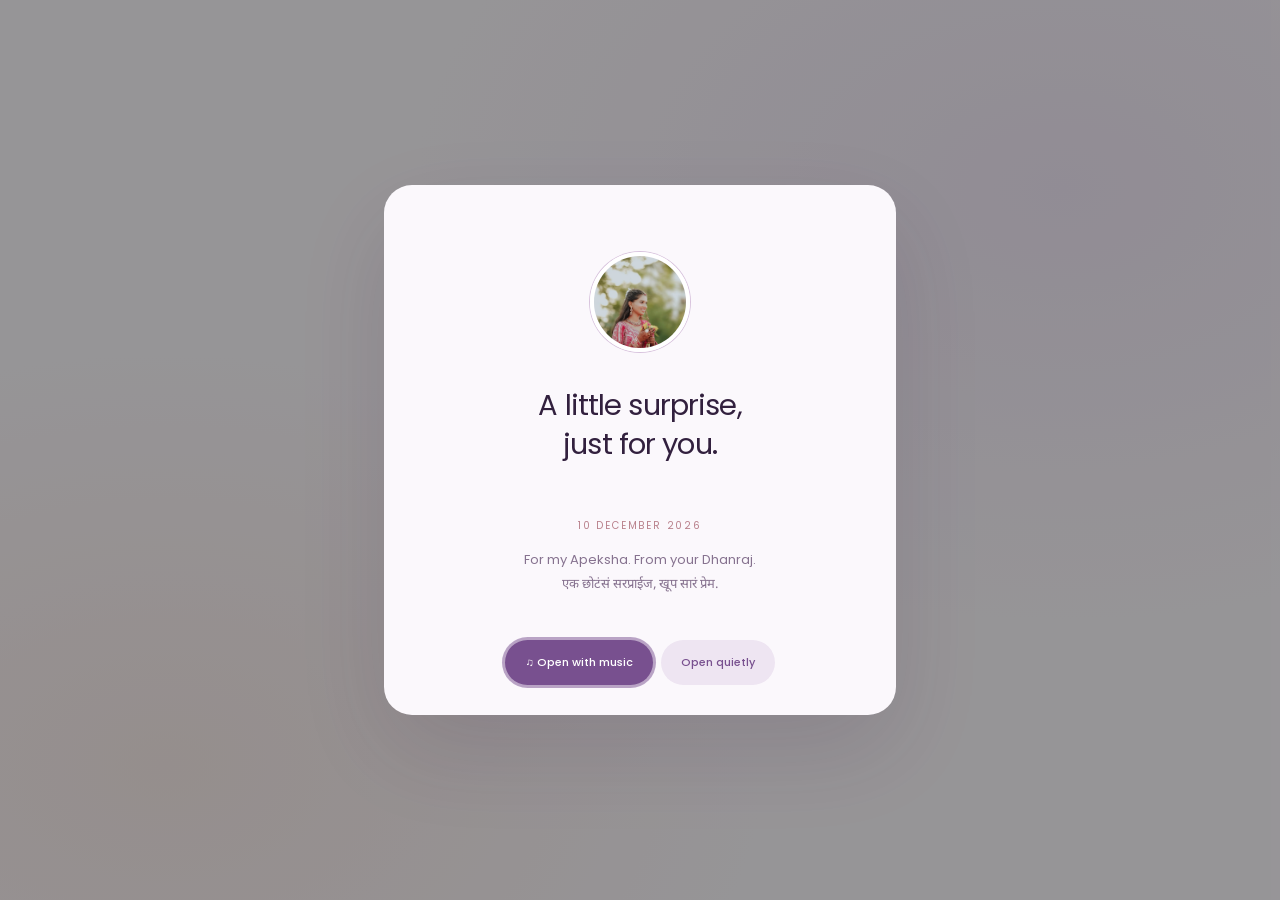
<file: index.html>
<!DOCTYPE html>
<html lang="en">
<head>
  <meta charset="UTF-8">
  <meta name="viewport" content="width=device-width, initial-scale=1">
  <meta name="theme-color" content="#fbf8fc">
  <meta name="robots" content="noindex, nofollow">
  <meta name="description" content="A birthday surprise for Apeksha, with all my love. — Dhanraj">
  <title>Happy Birthday, Apeksha 💜 | With love, Dhanraj</title>
  <link rel="icon" href="img/favicon.png">
  <link rel="preconnect" href="https://fonts.googleapis.com">
  <link rel="preconnect" href="https://fonts.gstatic.com" crossorigin>
  <link href="https://fonts.googleapis.com/css2?family=Noto+Sans+Devanagari:wght@400;500;600&family=Poppins:wght@300;400;500;600;700&display=swap" rel="stylesheet">
  <link rel="stylesheet" href="style/main.css">
  <link rel="stylesheet" href="style/depth-scenes.css">
  <link rel="preload" href="img/apeksha.webp" as="image">
</head>
<body class="not-started">
  <header class="topbar">
    <a class="signature" href="https://dhanrajgaikwad89.github.io/apeksha-birthday/">Dhanraj <span>♡</span> Apeksha</a>
    <button id="music-toggle" class="music-button" aria-pressed="false">♫ <span>Music off</span></button>
  </header>
  <main class="container" id="birthday-story" aria-label="A birthday story for Apeksha">
    <section class="one scene" aria-hidden="true" inert aria-labelledby="greeting-title">
      <p class="eyebrow">10 December 2026 · A day made for you</p>
      <h1 id="greeting-title">Hi, <span id="name">Apeksha<span class="heart">♡</span></span></h1>
      <p class="two" id="greetingText">Today is all about my favourite person.<br><span lang="mr">आणि ती म्हणजे… तू.</span></p>
      <p class="little-note">A little website. A whole lot of love.</p>
    </section>
    <section class="three scene" aria-hidden="true" inert aria-labelledby="birthday-title">
      <p class="eyebrow">The world is a little brighter today</p>
      <h2 id="birthday-title">It's your<br><span>birthday!</span><i aria-hidden="true">✧</i></h2>
      <p lang="mr">वाढदिवसाच्या खूप खूप शुभेच्छा, माझ्या अपेक्षा! 💜</p>
    </section>
    <section class="four scene" aria-hidden="true" inert aria-labelledby="letter-title">
      <div class="text-box" tabindex="0" aria-label="Birthday letter, scroll to read">
        <div class="message-header"><img src="img/together.webp" alt=""><div><strong>Dhanraj</strong><small>A message, just for you</small></div><span aria-hidden="true">♡</span></div>
        <h2 id="letter-title">My dearest Apeksha,</h2>
        <div class="hbd-chatbox" lang="mr">
          <p>पुण्याच्या इस्कॉन मंदिरात तुला पहिल्यांदा पाहिलं, तेव्हाच मनात आलं — हिच्यासोबत मला आयुष्य घालवायचं आहे.</p>
          <p>तुझा शांत स्वभाव, तुझं प्रेमळ मन आणि मला समजून घेण्याची तुझी पद्धत… या सगळ्यामुळे तू माझ्यासाठी खूप खास आहेस. मी कधी रागावलो, तरी तू प्रेमाने बोलतेस. तुझ्यासोबत मनाला शांतता मिळते.</p>
          <p>आणि तुझं हसू! तू हसलीस की माझा अख्खा दिवस सुंदर होतो. असंच हसत राहा — तुझं हसू जपण्यासाठी मी नेहमी प्रयत्न करेन.</p>
          <p><strong>२८ मे २०२६</strong> — आपल्या साखरपुड्याचा दिवस, आपल्या एकत्र प्रवासाची सुरुवात. माझ्या आयुष्यातला तो खूप खास दिवस आहे. तू माझी जोडीदार आहेस, याचा मला खूप आनंद आणि अभिमान वाटतो.</p>
          <p>या वाढदिवशी तुझ्या सगळ्या सुंदर स्वप्नांना पंख मिळोत. तुला भरपूर आनंद, प्रेम आणि मनासारखं आयुष्य मिळो. तुझ्या प्रत्येक उद्यात मला तुझ्या सोबत राहायचं आहे.</p>
        </div>
        <div class="message-footer"><p lang="mr">कायम तुझाच,<br><strong>Dhanraj ♡</strong></p><span class="fake-btn">Sent with love ✓✓</span></div>
      </div>
    </section>
    <section class="five scene" aria-hidden="true" inert aria-label="Why you are so special">
      <p class="idea-1" hidden>I was going to send you<br>just a simple message…</p>
      <p class="idea-2" hidden>But that didn't feel enough.</p>
      <p class="idea-3" hidden>You deserve something<br><strong>much more special.</strong></p>
      <p class="idea-4" hidden>Because…</p>
      <p class="idea-5" hidden>You're my<br><strong>favourite person.</strong><span aria-hidden="true">♡</span></p>
      <p class="idea-6" hidden><span>I</span> <span>LOVE</span> <span>YOU</span><small lang="mr">माझ्या आयुष्यात आल्याबद्दल धन्यवाद.</small></p>
    </section>
    <section class="six scene" aria-hidden="true" inert aria-labelledby="wish-title">
      <div class="portrait-wrap">
        <div class="portrait-ring"></div>
        <img src="img/apeksha.webp" alt="Apeksha smiling in her pink outfit" class="profile-picture" id="imagePath">
        <img src="img/hat.png" alt="" class="hat">
        <span class="spark spark-one" aria-hidden="true">✧</span><span class="spark spark-two" aria-hidden="true">✦</span>
      </div>
      <div class="wish">
        <p class="eyebrow">To the girl with my favourite smile</p>
        <h2 class="wish-hbd" id="wish-title">Happy Birthday!</h2>
        <h3>Apeksha <span>♡</span></h3>
        <p id="wishText" lang="mr">तुझ्या हसण्याने माझं जग उजळतं.<br>अशीच हसत राहा, अशीच आनंदी राहा.</p>
        <p class="from-dhanraj">All my love, always.<br><strong>— Dhanraj</strong></p>
      </div>
    </section>
    <div class="seven" aria-hidden="true"><div class="baloons" id="balloons"></div></div>
    <div class="eight" aria-hidden="true">
      <svg viewBox="0 0 40 40"><circle cx="20" cy="20" r="20"/></svg>
      <svg viewBox="0 0 40 40"><circle cx="20" cy="20" r="20"/></svg>
      <svg viewBox="0 0 40 40"><circle cx="20" cy="20" r="20"/></svg>
      <svg viewBox="0 0 40 40"><circle cx="20" cy="20" r="20"/></svg>
      <svg viewBox="0 0 40 40"><circle cx="20" cy="20" r="20"/></svg>
      <svg viewBox="0 0 40 40"><circle cx="20" cy="20" r="20"/></svg>
    </div>

    <section class="depth-gallery scene depth-scene" aria-hidden="true" inert aria-labelledby="depth-title">
      <div class="depth-halo" aria-hidden="true"></div>
      <div class="depth-heading"><p class="eyebrow">A little closer to our forever</p><h2 id="depth-title">Every angle. Always us.</h2></div>
      <div class="photo-stage" aria-label="Our three photographs in a 3D gallery">
        <div class="photo-orbit">
          <figure class="depth-card" data-photo="0" data-position="center"><img src="img/couple/together.webp" alt="Dhanraj and Apeksha standing together with a bouquet"><figcaption>Together feels like home.</figcaption></figure>
          <figure class="depth-card" data-photo="1" data-position="right"><img src="img/couple/proposal.webp" alt="Dhanraj kneeling and presenting flowers to Apeksha"><figcaption>My favourite yes.</figcaption></figure>
          <figure class="depth-card depth-card-wide" data-photo="2" data-position="left"><img src="img/couple/side-by-side.webp" alt="Dhanraj and Apeksha smiling at each other"><figcaption>Always by your side.</figcaption></figure>
        </div>
        <div class="gallery-floor" aria-hidden="true"></div>
      </div>
      <div class="gallery-picker" role="group" aria-label="Choose a photograph">
        <button type="button" data-select-photo="0" aria-pressed="true">Together</button>
        <button type="button" data-select-photo="1" aria-pressed="false">My favourite yes</button>
        <button type="button" data-select-photo="2" aria-pressed="false">By your side</button>
      </div>
      <p class="depth-note" lang="mr">प्रत्येक क्षण तुझ्यासोबत… अजूनच सुंदर.</p>
      <p class="depth-hint">Choose a photo to bring it closer<span class="pointer-hint"> · Move your mouse to explore</span></p>
      <small class="photographer-credit">Photography: DCPHOTOSZ · Ankush Sarvsane</small>
    </section>
    <section class="double-exposure scene depth-scene" aria-hidden="true" inert aria-labelledby="exposure-title">
      <div class="depth-halo" aria-hidden="true"></div>
      <div class="exposure-heading"><p class="eyebrow">Two moments, one beautiful story</p><h2 id="exposure-title">Two hearts. One forever.</h2></div>
      <div class="exposure-stage" aria-label="Double-exposure artwork of Dhanraj and Apeksha">
        <div class="exposure-art">
          <div class="art-backplane" aria-hidden="true"></div>
          <img class="art-glow" src="img/couple/double-exposure-v2.webp" alt="" aria-hidden="true">
          <img class="art-main" src="img/couple/double-exposure-v2.webp" alt="Romantic double-exposure artwork combining Dhanraj and Apeksha's portrait with their flower-giving moment">
          <span class="art-sheen" aria-hidden="true"></span>
          <span class="art-petal petal-one" aria-hidden="true"></span><span class="art-petal petal-two" aria-hidden="true"></span><span class="art-petal petal-three" aria-hidden="true"></span>
        </div>
      </div>
      <p class="exposure-caption" lang="mr">एका सुंदर भेटीपासून… आयुष्यभराच्या सोबतीपर्यंत.</p>
      <small class="art-note">An artistic double exposure of our photographs</small>
    </section>

    <section class="nine scene" aria-hidden="true" inert aria-labelledby="forever-title">
      <p class="eyebrow">From our first hello to forever</p>
      <h2 id="forever-title">My favourite story is ours.</h2>
      <div class="memory-strip">
        <figure><img src="img/first-meeting.webp" alt="Dhanraj and Apeksha at ISKCON, Pune"><figcaption>Our first hello · ISKCON</figcaption></figure>
        <figure><img src="img/engagement.webp" alt="Dhanraj and Apeksha on their engagement day"><figcaption>Our yes · 28 May 2026</figcaption></figure>
        <figure><img src="img/together.webp" alt="Dhanraj and Apeksha sharing a happy moment"><figcaption>My favourite place · With you</figcaption></figure>
      </div>
      <p class="forever-message" lang="mr">पहिली भेट, एकत्र घालवलेले क्षण आणि आपल्या आयुष्याची सुरुवात…<br>तुझ्यासोबत अजून कितीतरी सुंदर आठवणी बनवायच्या आहेत.</p>
    </section>
    <section class="ten scene" aria-hidden="true" inert aria-labelledby="ending-title">
      <div class="ending-heart" aria-hidden="true">♡</div><p class="eyebrow">One last thing, my love</p>
      <h2 class="ten-p" id="ending-title">My favourite future<br>has you in it.</h2>
      <p class="line1" lang="mr">आज, उद्या आणि कायम… तुझाच.</p>
      <p class="line2">I will keep choosing you, every single day.</p>
      <p class="line3">Happy Birthday, Apeksha. 💜</p>
      <p class="ending-sign">With all my heart, Dhanraj</p>
      <div class="ending-actions"><button id="replay">↻ Watch again</button><a href="memories/">Explore all our memories ↗</a><a href="video/">Watch our birthday film ↗</a></div>
      <a class="template-credit" href="CREDITS.md" target="_blank" rel="noopener">Template credits</a>
    </section>
  </main>
  <nav class="story-controls" hidden aria-label="Story playback">
    <div class="progress-track"><div id="progress"></div></div>
    <p id="scene-status" aria-live="polite">01 / 09 · A little hello</p>
    <div><button id="pause" aria-pressed="false">Ⅱ Pause</button><button id="next">Next moment →</button></div>
  </nav>
  <p id="sound-status" class="sr-only" role="status"></p>
  <noscript><style>.container{visibility:visible;height:auto}.scene{position:relative;visibility:visible;opacity:1;min-height:80vh}.five,.seven,.eight,.topbar,.ending-actions{display:none}</style><p>Please enable JavaScript to play the birthday surprise.</p></noscript>
  <script src="vendor/gsap.min.js"></script>
  <script src="vendor/sweetalert2.all.min.js"></script>
  <script src="script/music.js"></script>
  <script src="script/depth-scenes.js"></script>
  <script src="script/main.js"></script>
</body>
</html>
</file>
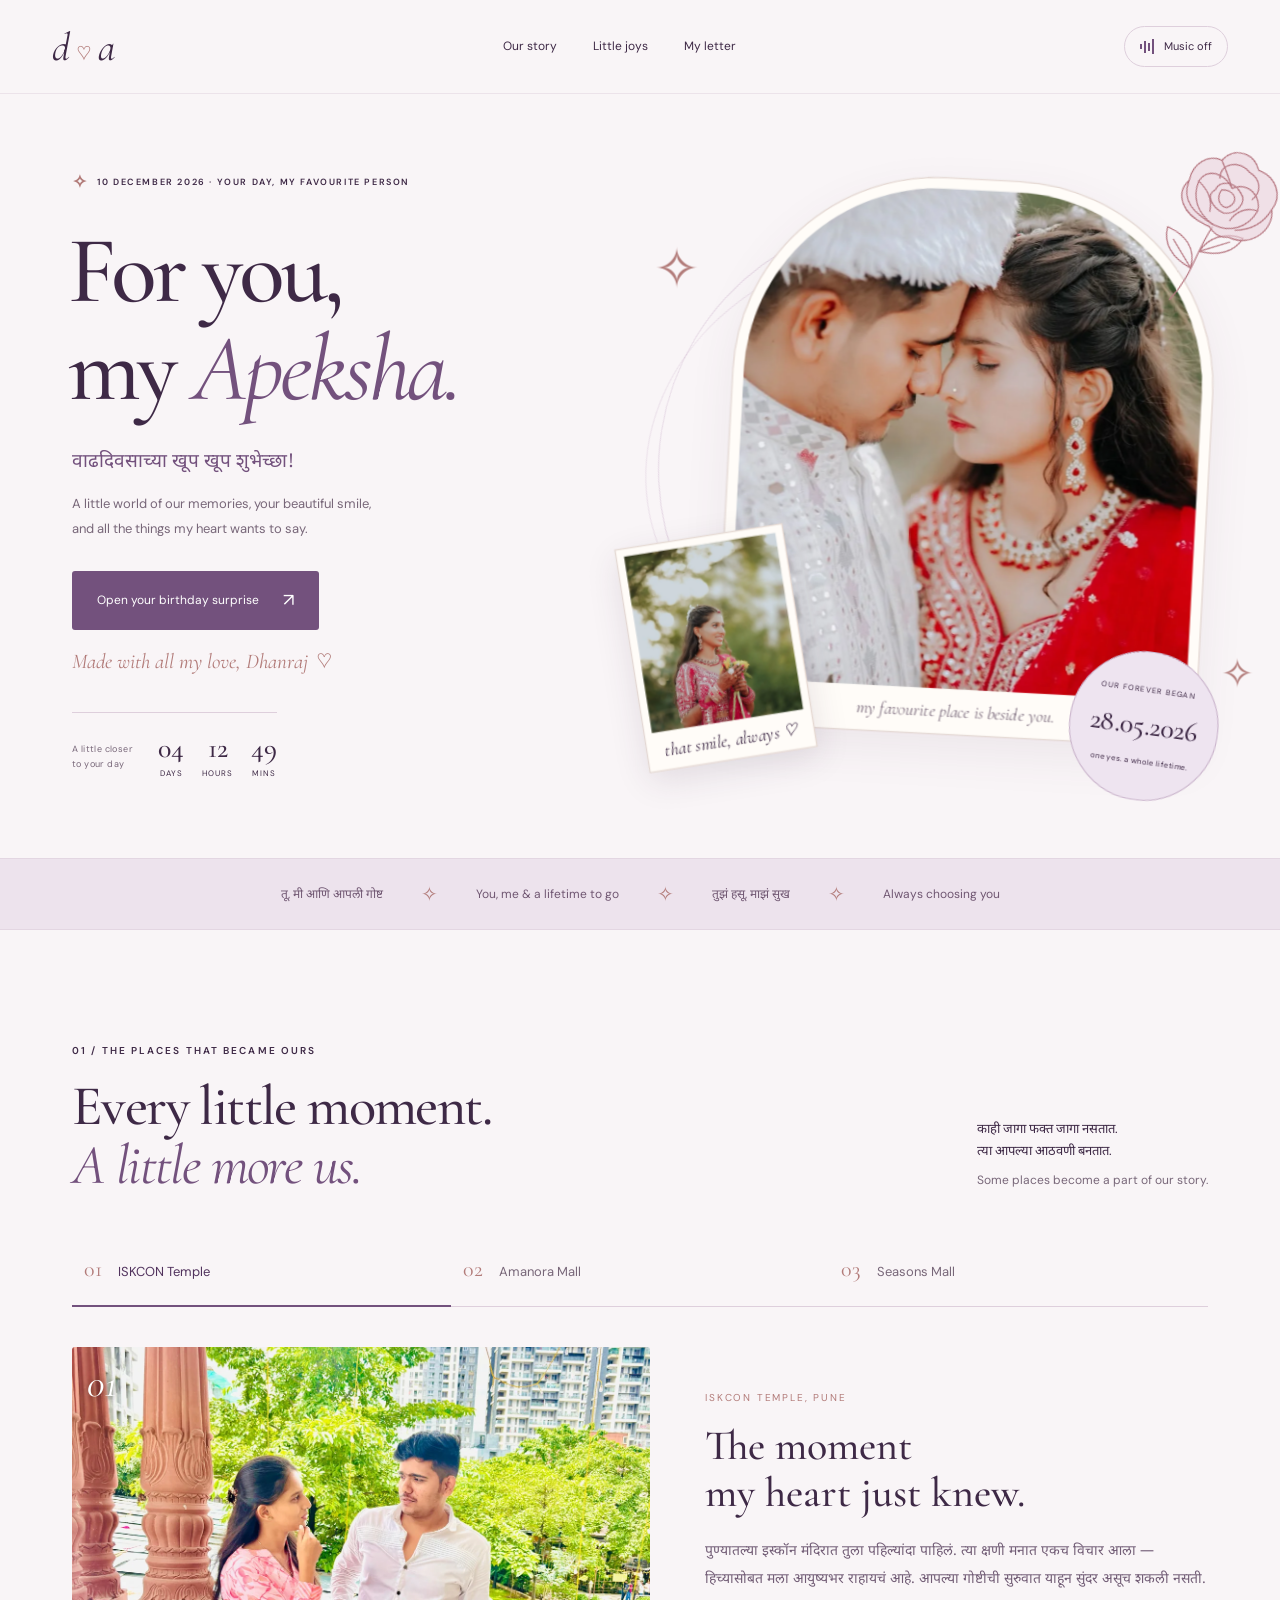
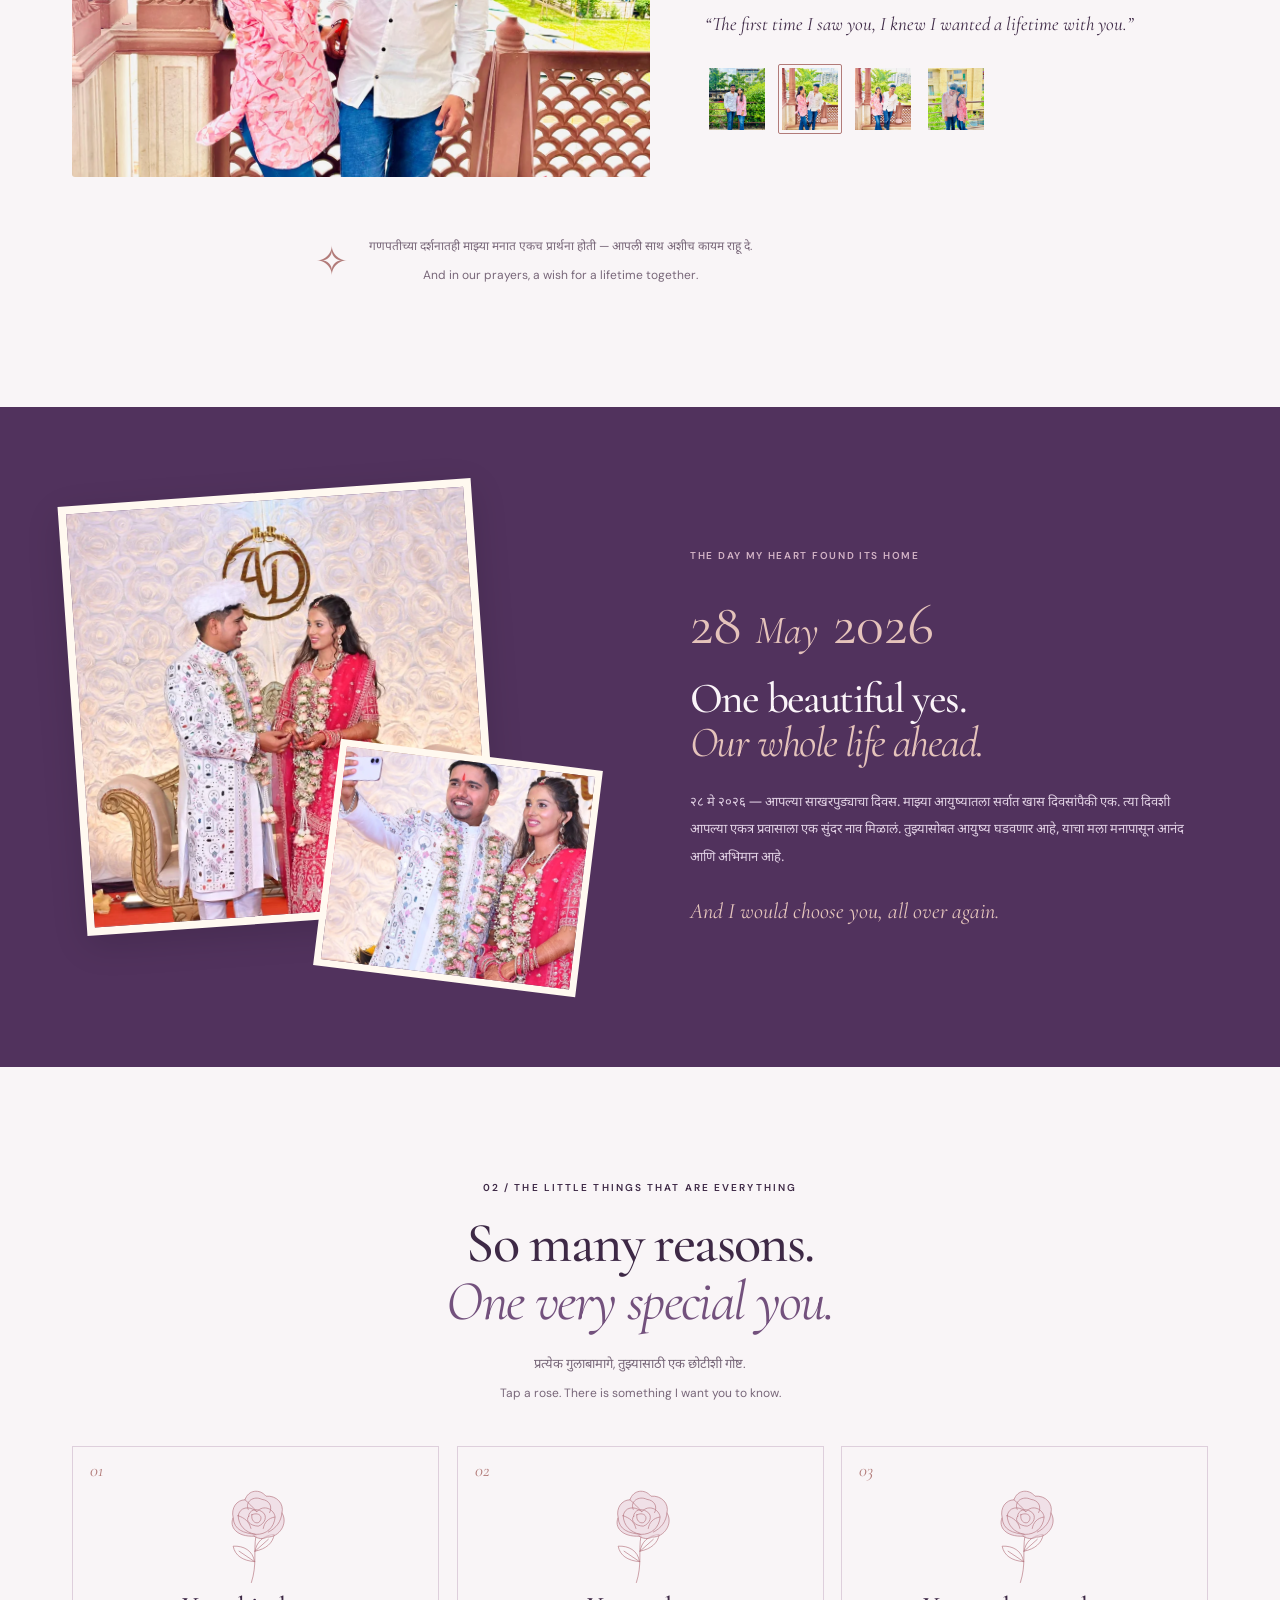
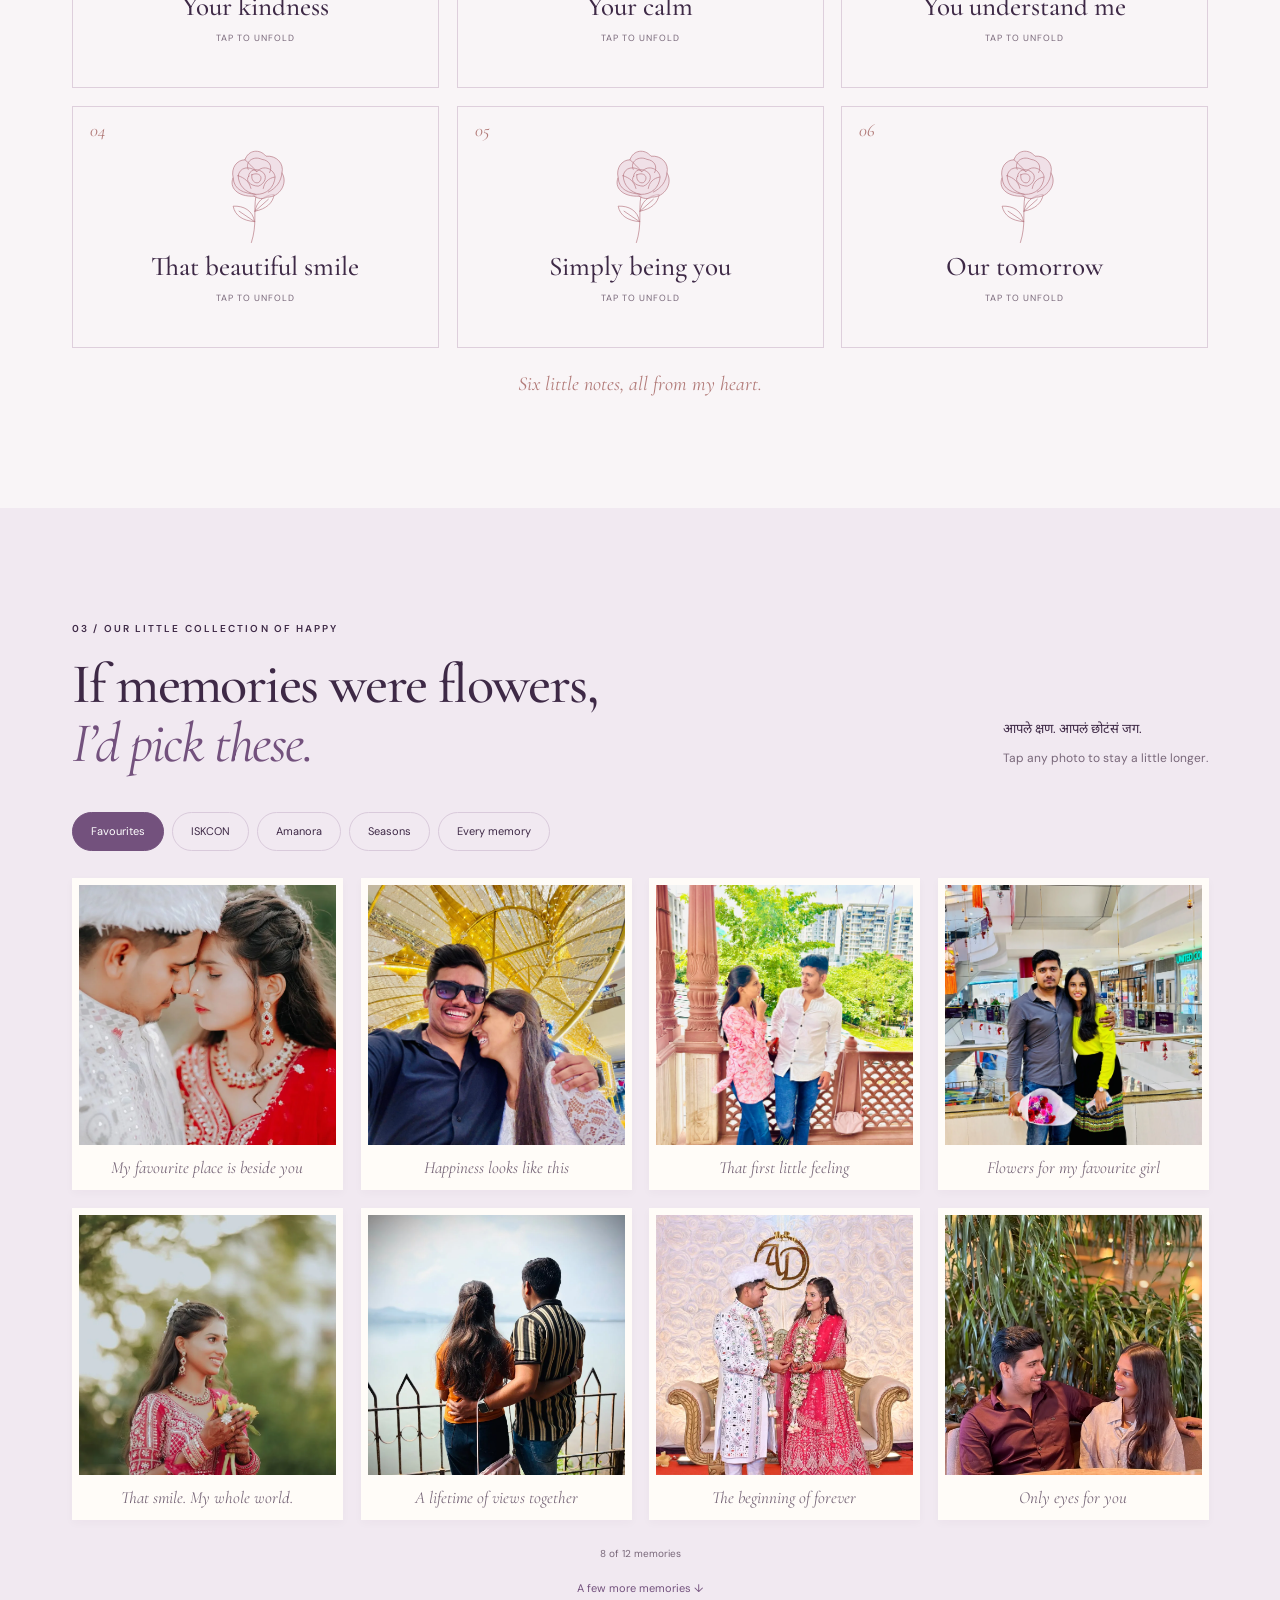
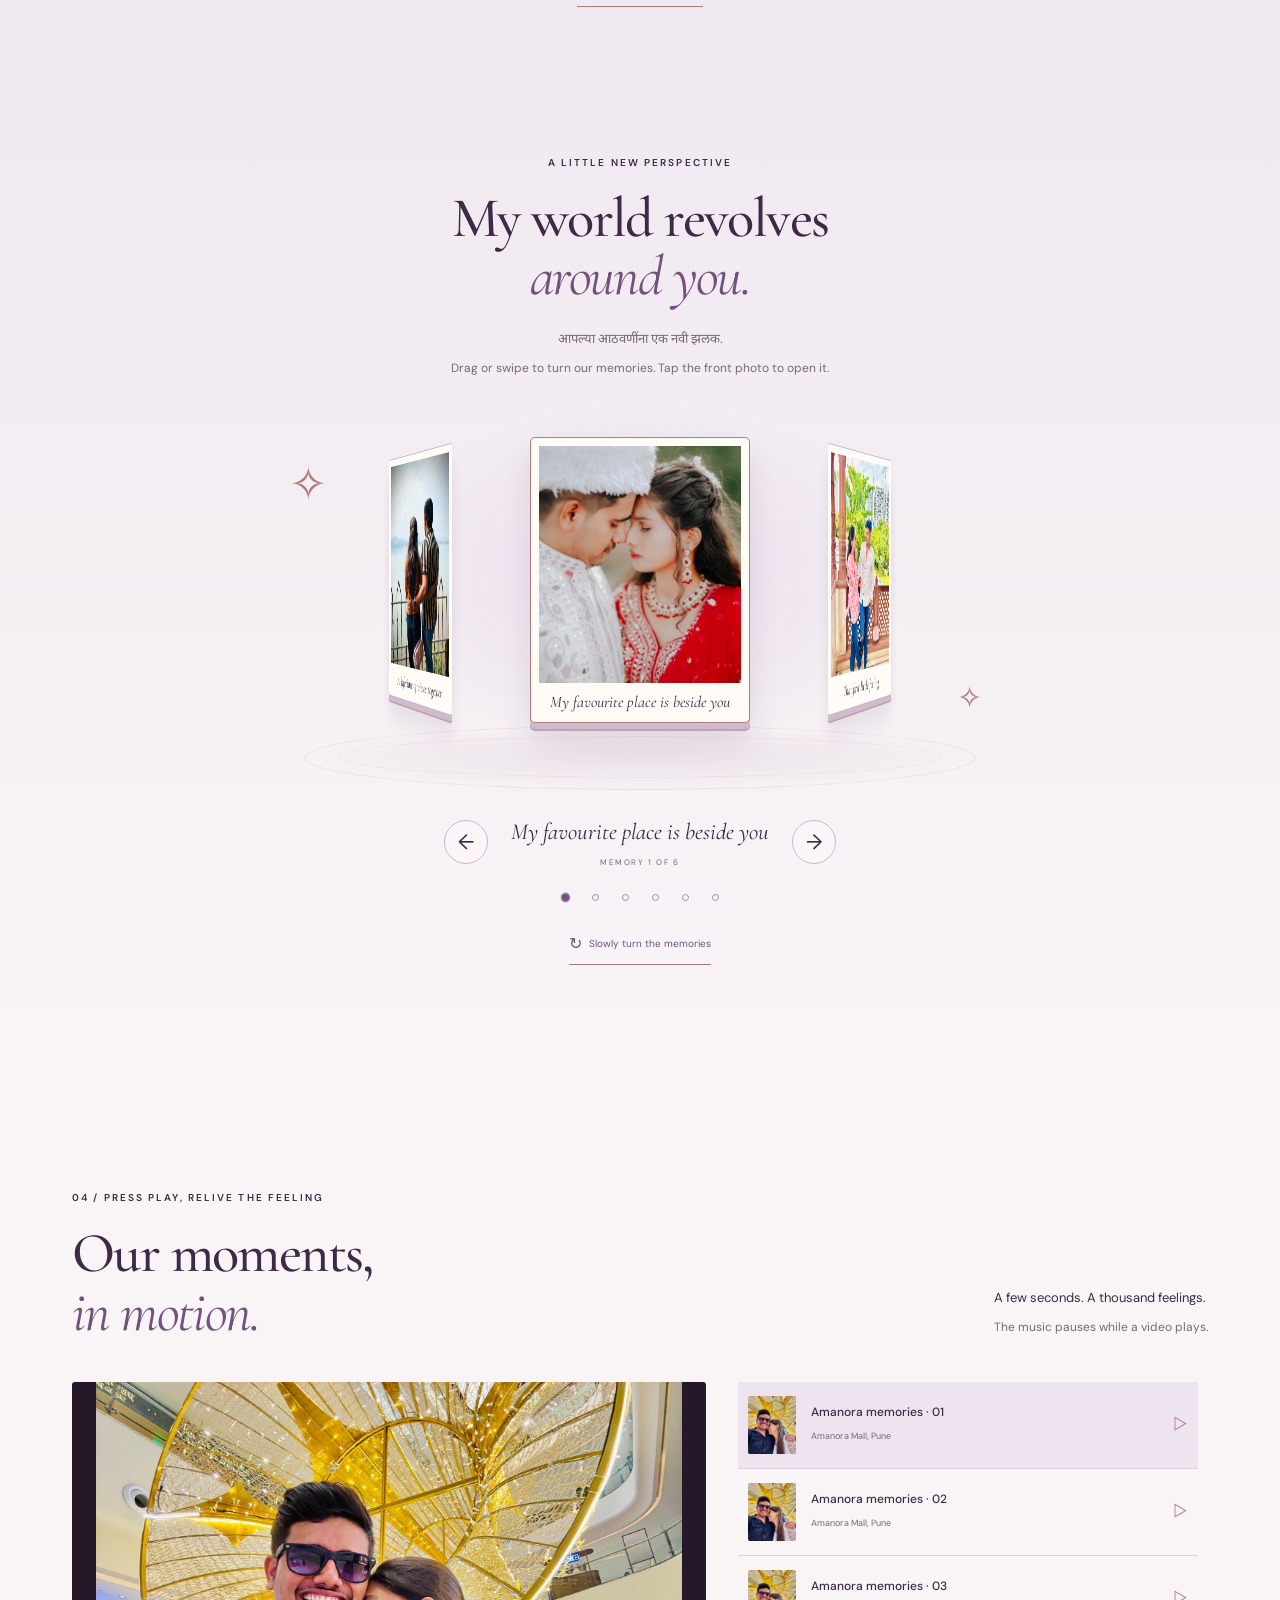
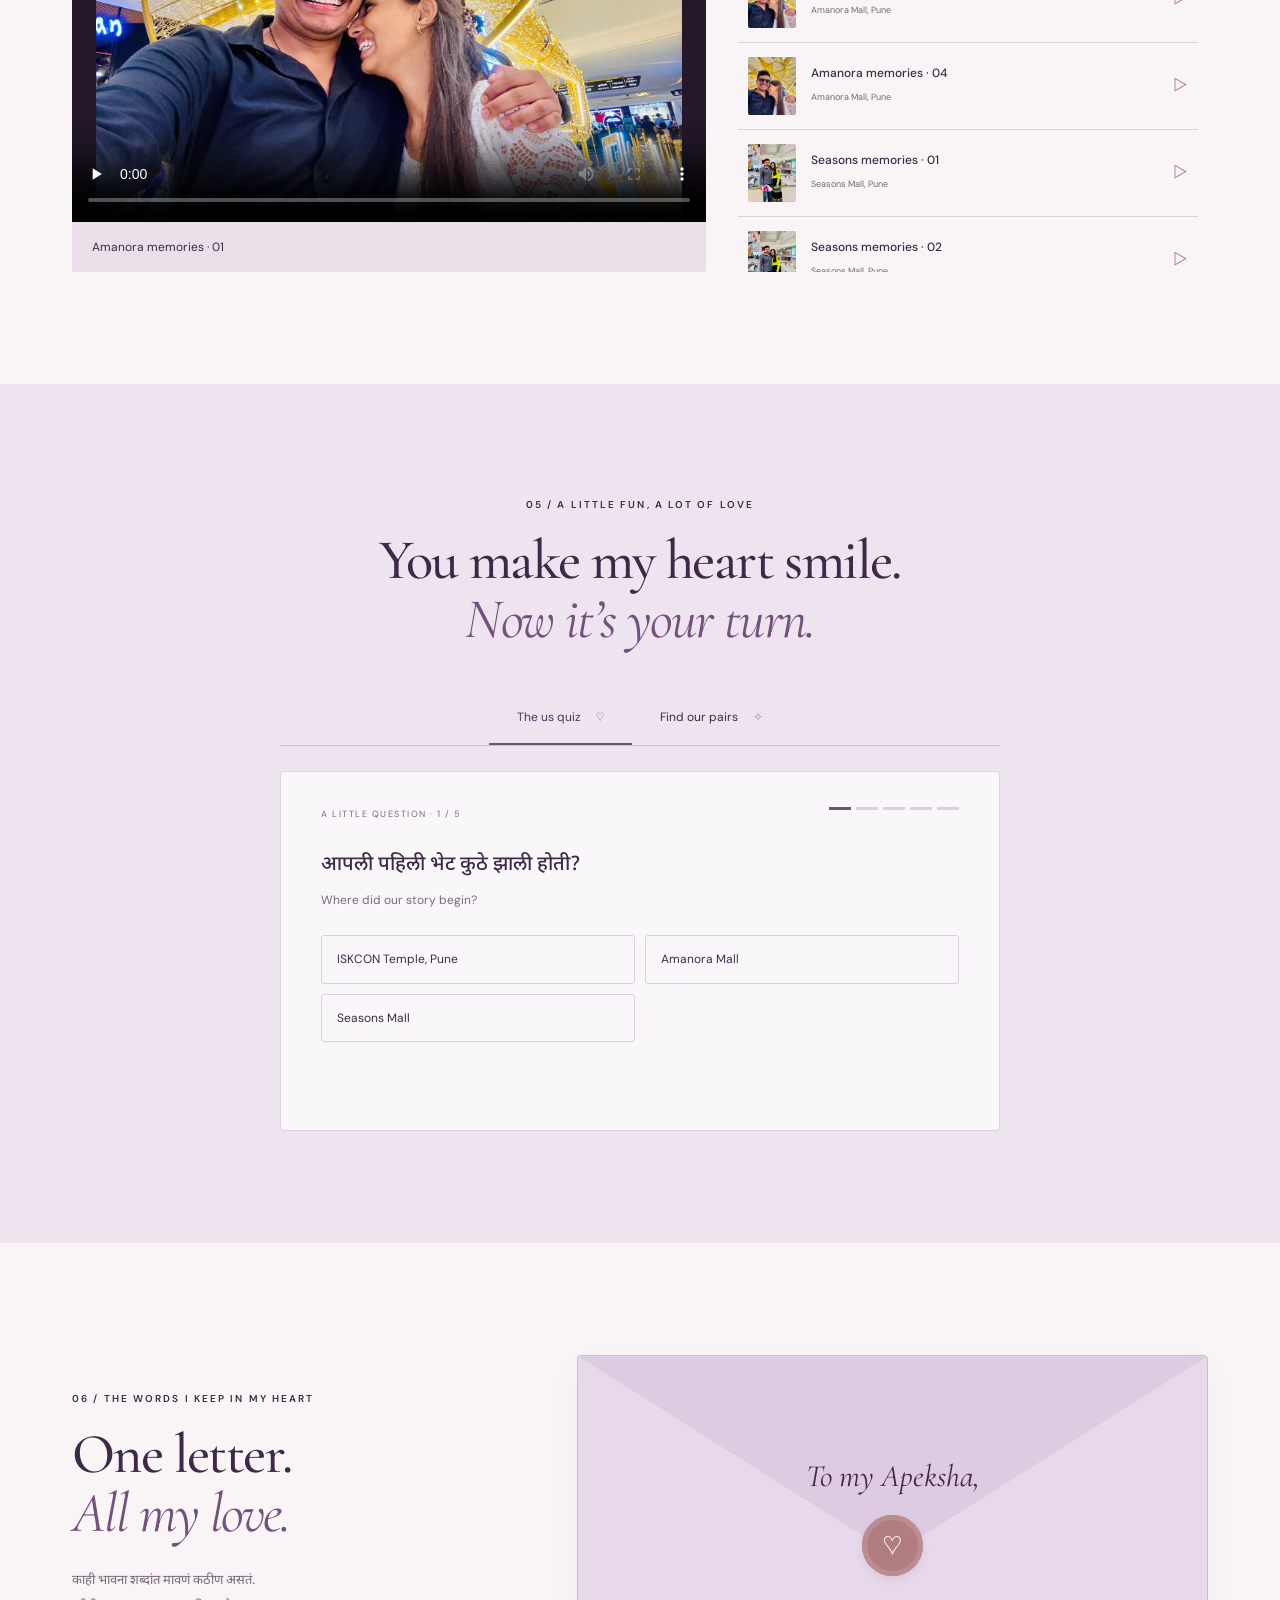
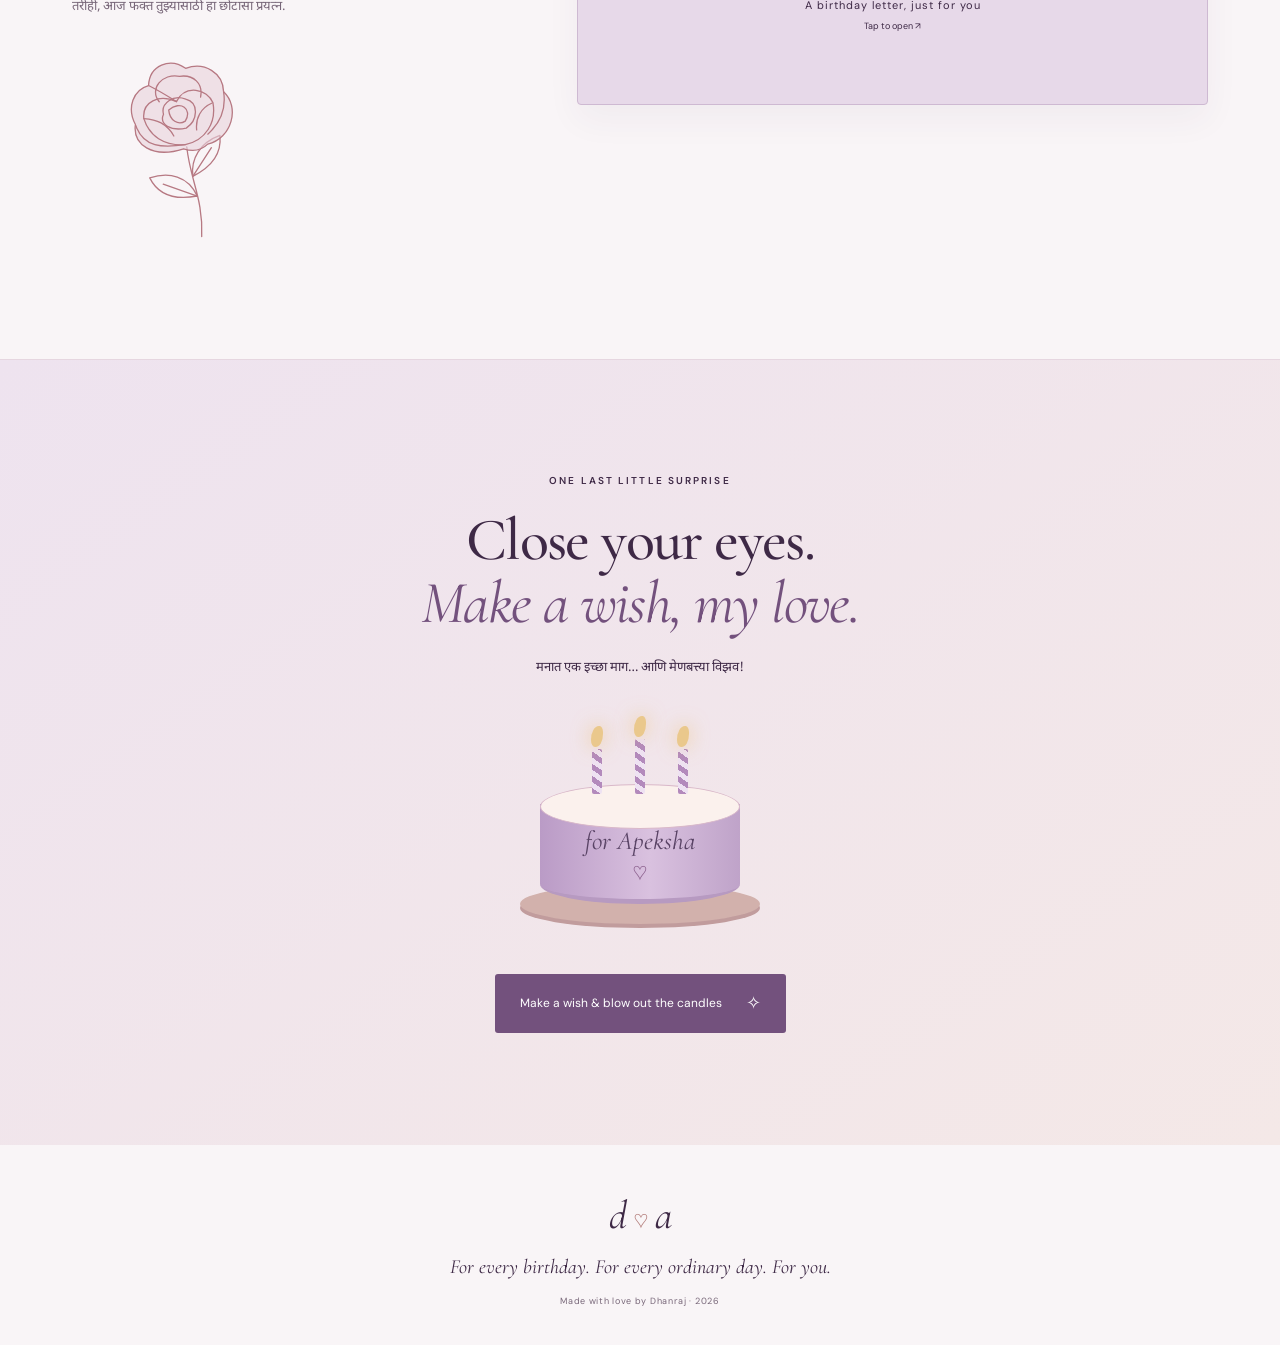
<file: memories/index.html>
<!doctype html>
<html lang="mr">
<head>
  <meta charset="utf-8">
  <meta name="viewport" content="width=device-width, initial-scale=1">
  <meta name="theme-color" content="#f7f1f5">
  <meta name="description" content="A little world of memories, smiles and birthday wishes for Apeksha. With love, Dhanraj.">
  <meta name="robots" content="noindex, nofollow">
  <meta property="og:title" content="For Apeksha, with love ♡">
  <meta property="og:description" content="A little birthday surprise, made just for you. — Dhanraj">
  <title>For Apeksha, with love ♡ | Dhanraj</title>
  <link rel="icon" href="../assets/rose.svg" type="image/svg+xml">
  <link rel="preload" as="image" href="../assets/together-16.webp">
  <link rel="stylesheet" href="styles.css">
  <link rel="stylesheet" href="depth.css">
  <script src="media.js" defer></script>
  <script src="app.js" defer></script>
  <script src="depth.js" defer></script>
</head>
<body>
  <a class="skip-link" href="#main">Skip to your birthday story</a>
  <header class="site-header">
    <a class="monogram" href="#home" aria-label="Dhanraj and Apeksha, home">d<span>♡</span>a</a>
    <nav aria-label="Main navigation"><a href="#story">Our story</a><a href="#play">Little joys</a><a href="#letter">My letter</a></nav>
    <button class="sound-button" id="sound-toggle" aria-pressed="false" aria-label="Play gentle background music"><span class="sound-bars" aria-hidden="true"><i></i><i></i><i></i><i></i></span><span id="sound-label">Music off</span></button>
  </header>
  <main id="main">
    <section class="hero section-wrap" id="home">
      <div class="hero-copy">
        <p class="eyebrow"><span class="tiny-star">✧</span> 10 DECEMBER 2026 · YOUR DAY, MY FAVOURITE PERSON</p>
        <h1 lang="en">For you,<br>my <em>Apeksha.</em></h1>
        <p class="marathi hero-marathi">वाढदिवसाच्या खूप खूप शुभेच्छा!</p>
        <p class="hero-description" lang="en">A little world of our memories, your beautiful smile,<br class="desktop-break"> and all the things my heart wants to say.</p>
        <button class="button primary" id="begin">Open your birthday surprise <span aria-hidden="true">↗</span></button>
        <p class="handwritten hero-sign">Made with all my love, Dhanraj <span>♡</span></p>
        <div class="countdown" id="countdown" aria-label="Countdown to 10 December 2026, midnight India time"><span class="countdown-label">A little closer to your day</span><div class="countdown-numbers" id="countdown-numbers"></div></div>
      </div>
      <div class="hero-art">
        <div class="orbit" aria-hidden="true"></div>
        <span class="art-star star-one" aria-hidden="true">✧</span><span class="art-star star-two" aria-hidden="true">✧</span>
        <img class="rose-decoration" src="../assets/rose.svg" alt="" aria-hidden="true">
        <figure class="hero-photo"><img src="../assets/together-16.webp" alt="Dhanraj and Apeksha sharing a tender moment in traditional clothes" fetchpriority="high"><figcaption>my favourite place is beside you.</figcaption></figure>
        <figure class="little-photo"><img src="../assets/together-11.webp" alt="Apeksha smiling in her pink traditional outfit"><figcaption class="handwritten">that smile, always ♡</figcaption></figure>
        <div class="date-stamp"><span>OUR FOREVER BEGAN</span><strong>28.05.2026</strong><span>one yes. a whole lifetime.</span></div>
      </div>
    </section>
    <div class="ribbon" aria-hidden="true"><span>तू, मी आणि आपली गोष्ट</span><i>✧</i><span>You, me & a lifetime to go</span><i>✧</i><span>तुझं हसू, माझं सुख</span><i>✧</i><span>Always choosing you</span></div>

    <section class="story-section section-wrap section-space" id="story">
      <div class="section-heading"><div><p class="eyebrow">01 / THE PLACES THAT BECAME OURS</p><h2>Every little moment.<br><em>A little more us.</em></h2></div><p>काही जागा फक्त जागा नसतात.<br>त्या आपल्या आठवणी बनतात.<span class="english-note">Some places become a part of our story.</span></p></div>
      <div class="story-tabs" role="tablist" aria-label="Our dates"><button role="tab" id="tab-iskcon" aria-selected="true" aria-controls="story-panel" data-story="iskcon"><span>01</span> ISKCON Temple</button><button role="tab" id="tab-amanora" aria-selected="false" aria-controls="story-panel" tabindex="-1" data-story="amanora"><span>02</span> Amanora Mall</button><button role="tab" id="tab-seasons" aria-selected="false" aria-controls="story-panel" tabindex="-1" data-story="seasons"><span>03</span> Seasons Mall</button></div>
      <div class="story-panel" id="story-panel" role="tabpanel" aria-labelledby="tab-iskcon"></div>
      <div class="darshan-note"><span aria-hidden="true">✧</span><p>गणपतीच्या दर्शनातही माझ्या मनात एकच प्रार्थना होती — आपली साथ अशीच कायम राहू दे.<span class="english-note">And in our prayers, a wish for a lifetime together.</span></p></div>
    </section>

    <section class="engagement-section" aria-labelledby="forever-title"><div class="section-wrap engagement-inner"><div class="engagement-photos"><img class="engagement-main" src="../assets/together-13.webp" alt="Dhanraj and Apeksha together at their engagement celebration" loading="lazy"><img class="engagement-detail" src="../assets/together-15.webp" alt="A happy selfie together in engagement outfits" loading="lazy"></div><div class="engagement-copy"><p class="eyebrow">THE DAY MY HEART FOUND ITS HOME</p><p class="large-date">28 <span>May</span> 2026</p><h2 id="forever-title">One beautiful yes.<br><em>Our whole life ahead.</em></h2><p>२८ मे २०२६ — आपल्या साखरपुड्याचा दिवस. माझ्या आयुष्यातला सर्वात खास दिवसांपैकी एक. त्या दिवशी आपल्या एकत्र प्रवासाला एक सुंदर नाव मिळालं. तुझ्यासोबत आयुष्य घडवणार आहे, याचा मला मनापासून आनंद आणि अभिमान आहे.</p><p class="handwritten">And I would choose you, all over again.</p></div></div></section>

    <section class="section-wrap section-space reasons-section" id="reasons"><div class="center-heading"><p class="eyebrow">02 / THE LITTLE THINGS THAT ARE EVERYTHING</p><h2>So many reasons.<br><em>One very special you.</em></h2><p>प्रत्येक गुलाबामागे, तुझ्यासाठी एक छोटीशी गोष्ट.<span class="english-note">Tap a rose. There is something I want you to know.</span></p></div><div class="reasons-grid" id="reasons-grid"></div><p class="reasons-progress" id="reasons-progress" aria-live="polite">Six little notes, all from my heart.</p></section>

    <section class="gallery-section section-space" id="album"><div class="section-wrap"><div class="section-heading"><div><p class="eyebrow">03 / OUR LITTLE COLLECTION OF HAPPY</p><h2>If memories were flowers,<br><em>I’d pick these.</em></h2></div><p>आपले क्षण. आपलं छोटंसं जग.<span class="english-note">Tap any photo to stay a little longer.</span></p></div><div class="filter-row" role="group" aria-label="Photo album filters"><button class="filter active" data-filter="favourites" aria-pressed="true">Favourites</button><button class="filter" data-filter="iskcon" aria-pressed="false">ISKCON</button><button class="filter" data-filter="amanora" aria-pressed="false">Amanora</button><button class="filter" data-filter="seasons" aria-pressed="false">Seasons</button><button class="filter" data-filter="all" aria-pressed="false">Every memory</button></div><div class="photo-grid" id="photo-grid"></div><p class="album-count" id="album-count"></p><button class="text-button" id="more-photos">A few more memories <span aria-hidden="true">↓</span></button></div></section>

    <section class="memory-orbit-section section-space" id="memory-orbit" aria-labelledby="memory-orbit-title">
      <div class="section-wrap">
        <div class="center-heading"><p class="eyebrow">A LITTLE NEW PERSPECTIVE</p><h2 id="memory-orbit-title">My world revolves<br><em>around you.</em></h2><p>आपल्या आठवणींना एक नवी झलक.<span class="english-note" id="memory-orbit-help">Drag or swipe to turn our memories. Tap the front photo to open it.</span></p></div>
        <div class="memory-scene" id="memory-scene" tabindex="0" role="group" aria-roledescription="carousel" aria-label="Six memories in a rotating 3D album" aria-describedby="memory-orbit-help">
          <div class="memory-halo" aria-hidden="true"></div><span class="orbit-spark spark-left" aria-hidden="true">✧</span><span class="orbit-spark spark-right" aria-hidden="true">✧</span>
          <div class="memory-turntable" id="memory-turntable"></div>
          <div class="memory-pedestal" aria-hidden="true"></div>
        </div>
        <div class="memory-controls"><button class="memory-arrow" id="memory-prev" aria-label="Previous 3D memory">←</button><p id="memory-current" aria-live="polite" aria-atomic="true"></p><button class="memory-arrow" id="memory-next" aria-label="Next 3D memory">→</button></div>
        <div class="memory-dots" id="memory-dots" role="group" aria-label="Choose a 3D memory"></div>
        <button class="memory-rotate text-button" id="memory-rotate" aria-pressed="false"><span aria-hidden="true">↻</span> Slowly turn the memories</button>
      </div>
    </section>

    <section class="section-wrap section-space videos-section" id="films"><div class="section-heading"><div><p class="eyebrow">04 / PRESS PLAY, RELIVE THE FEELING</p><h2>Our moments,<br><em>in motion.</em></h2></div><p>A few seconds. A thousand feelings.<span class="english-note">The music pauses while a video plays.</span></p></div><div class="film-layout"><div class="film-screen"><video id="film-player" controls playsinline preload="none" poster="../assets/together-12.webp" aria-label="Our selected memory video"></video><p id="film-caption"></p></div><div class="film-list" id="film-list" role="group" aria-label="Choose a memory video"></div></div></section>

    <section class="play-section section-space" id="play"><div class="section-wrap"><div class="center-heading"><p class="eyebrow">05 / A LITTLE FUN, A LOT OF LOVE</p><h2>You make my heart smile.<br><em>Now it’s your turn.</em></h2></div><div class="game-tabs" role="tablist" aria-label="Choose a game"><button role="tab" id="quiz-tab" aria-controls="quiz-game" aria-selected="true" data-game="quiz-game">The us quiz <span>♡</span></button><button role="tab" id="match-tab" aria-controls="match-game" aria-selected="false" tabindex="-1" data-game="match-game">Find our pairs <span>✧</span></button></div><div class="game-panel" id="quiz-game" role="tabpanel" aria-labelledby="quiz-tab"><div id="quiz-content"></div></div><div class="game-panel" id="match-game" role="tabpanel" aria-labelledby="match-tab" hidden><div class="match-heading"><div><h3>Made for each other.</h3><p>सारखे फोटो शोध. आपल्या आठवणी पुन्हा जुळव.</p></div><button class="text-button" id="reset-match">Start again ↻</button></div><div class="match-grid" id="match-grid"></div><p id="match-status" class="match-status" aria-live="polite">Find all 6 pairs. Take your time, love.</p></div></div></section>

    <section class="section-wrap section-space letter-section" id="letter"><div class="letter-intro"><p class="eyebrow">06 / THE WORDS I KEEP IN MY HEART</p><h2>One letter.<br><em>All my love.</em></h2><p>काही भावना शब्दांत मावणं कठीण असतं.<br>तरीही, आज फक्त तुझ्यासाठी हा छोटासा प्रयत्न.</p><img src="../assets/rose.svg" class="letter-rose" alt="" loading="lazy"></div><div class="letter-stage"><button class="envelope" id="open-letter" aria-expanded="false" aria-controls="birthday-letter"><span class="envelope-flap" aria-hidden="true"></span><span class="envelope-address">To my Apeksha,</span><span class="wax-seal" aria-hidden="true">♡</span><span class="envelope-hint">A birthday letter, just for you<br><small>Tap to open ↗</small></span></button><article class="birthday-letter" id="birthday-letter" hidden><div class="letter-topline"><span>10 DECEMBER 2026</span><div class="letter-language" role="group" aria-label="Letter language"><button aria-pressed="true" data-language="mr">मराठी</button><button aria-pressed="false" data-language="en">English</button></div></div><div id="letter-content"></div><p class="letter-signature">कायम तुझाच,<br><span class="handwritten">Dhanraj ♡</span></p><button class="text-button" id="save-letter">Keep this letter ↓</button></article></div></section>

    <section class="wish-section section-space" id="wish"><div class="section-wrap"><p class="eyebrow">ONE LAST LITTLE SURPRISE</p><h2>Close your eyes.<br><em>Make a wish, my love.</em></h2><p>मनात एक इच्छा माग… आणि मेणबत्त्या विझव!</p><div class="cake" aria-label="Birthday cake with three candles"><div class="candles"><span class="candle"><i class="flame"></i></span><span class="candle"><i class="flame"></i></span><span class="candle"><i class="flame"></i></span></div><div class="cake-top"></div><div class="cake-body"><span>for Apeksha</span><i>♡</i></div><div class="cake-plate"></div></div><button class="button primary" id="make-wish">Make a wish & blow out the candles <span aria-hidden="true">✧</span></button><div class="wish-result" id="wish-result" hidden aria-live="polite"><h3>Happy birthday, Apeksha! ♡</h3><p>तुझ्या सगळ्या सुंदर इच्छा पूर्ण होवोत.<br>आणि प्रत्येक आनंदात, मी तुझ्या सोबत असो.</p><p class="handwritten">My favourite future is the one with you.</p><button class="text-button" id="relight">One more wish? ↻</button></div></div></section>
  </main>
  <footer><a class="monogram" href="#home">d<span>♡</span>a</a><p>For every birthday. For every ordinary day. For you.</p><span>Made with love by Dhanraj · 2026</span></footer>
  <dialog id="lightbox" class="lightbox" aria-label="Our photo album"><button class="lightbox-close" aria-label="Close photo">×</button><button class="lightbox-prev" aria-label="Previous photo">←</button><figure><img id="lightbox-image" alt=""><figcaption id="lightbox-caption"></figcaption></figure><button class="lightbox-next" aria-label="Next photo">→</button></dialog>
  <div class="toast" id="toast" role="status"></div>
  <div id="confetti" class="confetti" aria-hidden="true"></div>
  <noscript><p class="noscript">Please enable JavaScript to open the photo albums, letter and birthday surprises.</p></noscript>
</body>
</html>
</file>
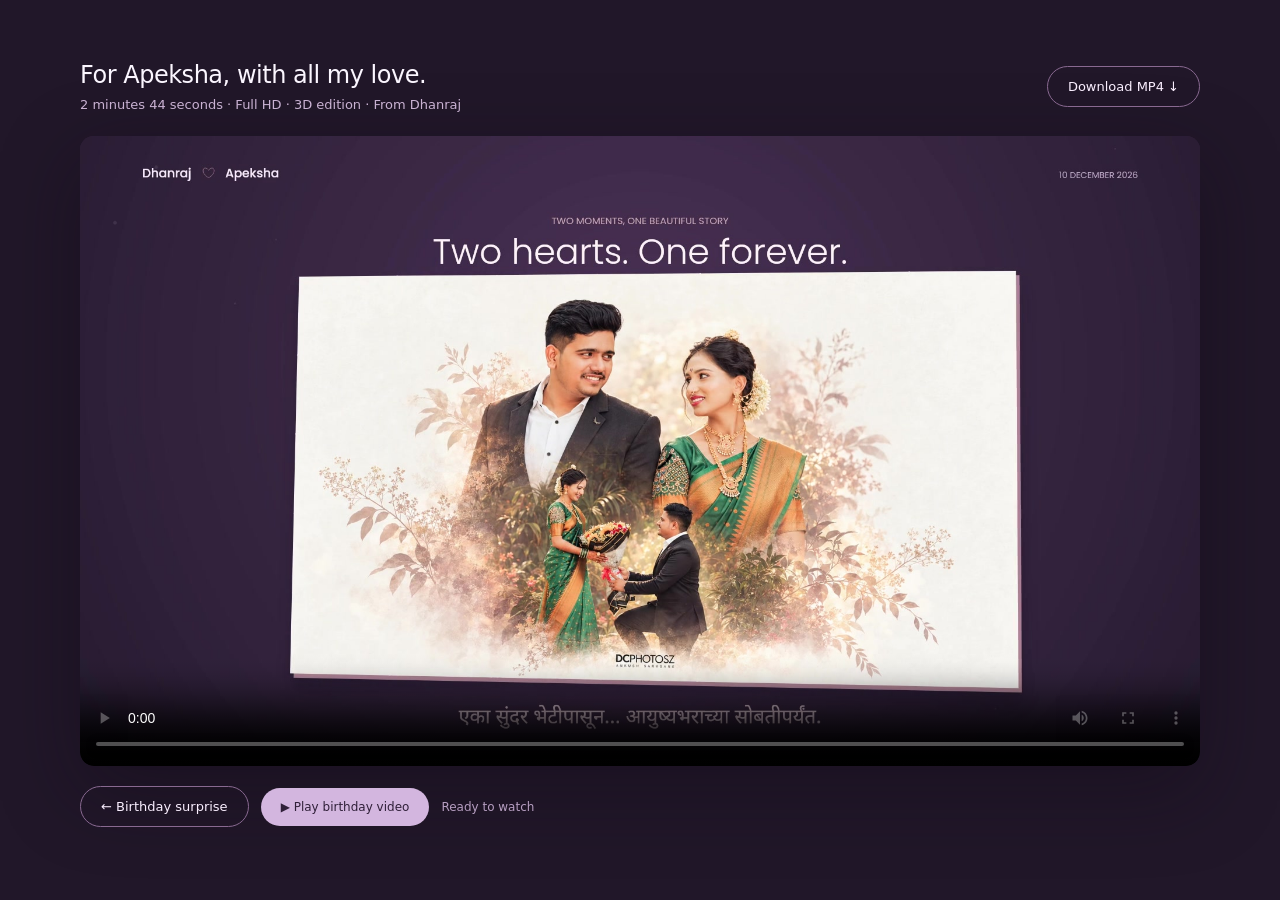
<file: video/index.html>
<!doctype html>
<html lang="en"><head><meta charset="utf-8"><meta name="viewport" content="width=device-width,initial-scale=1">
<meta name="robots" content="noindex, nofollow"><link rel="icon" href="../img/favicon.png"><title>Apeksha's Birthday Video</title>
<style>*{box-sizing:border-box}body{margin:0;background:#211729;color:#fbf6ff;font-family:system-ui,sans-serif;min-height:100vh;padding:28px;display:flex;flex-direction:column;align-items:center;justify-content:center}main{width:min(1120px,100%)}header{display:flex;align-items:center;justify-content:space-between;gap:20px;margin-bottom:24px}h1{font-weight:400;font-size:24px;letter-spacing:-.02em;margin:0 0 8px}p{color:#c9b2d3;font-size:13px;margin:0}a{border:1px solid #896991;border-radius:24px;color:#faefff;text-decoration:none;padding:12px 20px;font-size:13px}video{display:block;width:100%;max-height:76vh;aspect-ratio:16/9;background:#32203e;border-radius:14px;box-shadow:0 25px 80px #11091666}footer{margin-top:20px;font-size:12px;color:#b69ec1}button{font:inherit;padding:12px 20px;margin-right:12px;background:#d3b6df;color:#302039;border:0;border-radius:24px;cursor:pointer}@media(max-width:600px){body{padding:18px}header{display:block}header a{display:inline-block;margin-top:18px}h1{font-size:22px}video{border-radius:8px}}</style>
</head><body><main><header><div><h1>For Apeksha, with all my love.</h1><p>2 minutes 44 seconds · Full HD · 3D edition · From Dhanraj</p></div><a href="Apeksha-Birthday-3D-Video.mp4" download>Download MP4 ↓</a></header>
<video id="birthday-video" controls playsinline preload="metadata" poster="poster-v2.jpg" aria-label="Apeksha birthday video"><source src="Apeksha-Birthday-3D-Video.mp4" type="video/mp4"></video>
<footer><a href="../" style="display:inline-block;margin:0 12px 12px 0">← Birthday surprise</a><button id="play">▶ Play birthday video</button><span id="play-state" role="status">Ready to watch</span></footer></main>
<script>const v=document.querySelector('video'),b=document.querySelector('#play'),s=document.querySelector('#play-state');b.onclick=()=>v.paused?v.play():v.pause();v.onplay=()=>{b.textContent='Ⅱ Pause video';s.textContent='Playing with gentle music';};v.onpause=()=>{b.textContent='▶ Play birthday video';s.textContent='Paused';};v.onended=()=>{b.textContent='↻ Watch again';s.textContent='With love, Dhanraj';};v.onerror=()=>{s.textContent='Please download the MP4 to watch it.';};</script>
</body></html>
</file>
<file: style/main.css>
/* Adapted from ayushindurkar/HBD (MIT). See LICENSE and CREDITS.md. */
:root{--purple:#78508f;--deep:#32203e;--rose:#b9818c;--paper:#fbf8fc;--muted:#86758d}
*{box-sizing:border-box}
html,body{margin:0;min-height:100%;width:100%}
body{font-family:'Poppins','Noto Sans Devanagari',sans-serif;background:var(--paper);color:var(--deep)}
button,a{-webkit-tap-highlight-color:transparent}
button{font:inherit;cursor:pointer}
a{color:inherit;text-decoration:none}
button:focus-visible,a:focus-visible,[tabindex]:focus-visible{outline:3px solid var(--rose);outline-offset:5px}
button:disabled{cursor:default;opacity:.45}
[hidden]{display:none!important}
[lang=mr]{font-family:'Noto Sans Devanagari',sans-serif}
.topbar{position:fixed;top:0;left:0;right:0;z-index:20;height:80px;padding:0 5vw;display:flex;align-items:center;justify-content:space-between;transition:color .6s}
.signature{font-size:14px;letter-spacing:.03em;font-weight:500}
.signature span{color:var(--rose);padding:0 7px;font-size:22px}
.music-button{background:transparent;border:1px solid #dbcddd;color:inherit;border-radius:30px;padding:10px 16px;font-size:12px}
.music-button span{margin-left:5px}
.not-started .topbar{visibility:hidden}
.container{height:100vh;height:100dvh;min-height:590px;width:100%;position:relative;overflow:hidden;visibility:hidden;text-align:center;background:radial-gradient(ellipse at 83% 21%,#f2eaf8 0,transparent 43%),radial-gradient(ellipse at 13% 85%,#f9edeb 0,transparent 38%),var(--paper)}
.scene{position:absolute;inset:0;display:flex;flex-direction:column;align-items:center;justify-content:center;padding:100px 32px 110px;visibility:hidden;overflow-y:auto}
.eyebrow{font-size:10px;letter-spacing:.22em;text-transform:uppercase;color:var(--muted);font-weight:500;margin:0 0 26px}
.one h1{font-size:clamp(56px,8vw,106px);line-height:1.16;font-weight:400;letter-spacing:-.065em;margin:0}
#name{color:var(--purple);display:block}
.heart{font-weight:300;color:var(--rose);font-size:.65em;margin-left:12px;vertical-align:middle}
.two{font-size:16px;color:#736479;line-height:2;margin:27px 0 0}
.two [lang=mr]{font-size:17px}
.little-note{font-size:11px;color:#96859a;letter-spacing:.05em;margin:38px 0 0}
.three h2{font-size:clamp(56px,9vw,110px);line-height:1.08;font-weight:400;letter-spacing:-.055em;margin:0;position:relative}
.three h2 span{color:var(--purple)}
.three h2 i{position:absolute;color:var(--rose);font-size:50px;right:-65px;top:10px;font-style:normal}
.three>p:last-child{font-size:18px;margin-top:32px}
.text-box{width:min(650px,100%);max-height:100%;padding:26px 32px;text-align:left;border:1px solid #e8dce9;border-radius:22px;background:#fff;box-shadow:0 25px 80px #5a3c6810;overflow-y:auto;overscroll-behavior:contain}
.message-header{display:flex;align-items:center;gap:12px;padding-bottom:20px;border-bottom:1px solid #eee6ef}
.message-header img{width:44px;height:44px;border-radius:50%;object-fit:cover}
.message-header strong{font-size:12px;font-weight:500}
.message-header small{display:block;font-size:10px;color:var(--muted);margin-top:3px}
.message-header>span{margin-left:auto;font-size:30px;color:var(--rose)}
.text-box h2{font-size:18px;font-weight:500;margin:22px 0 18px}
.hbd-chatbox{font-size:14px;line-height:1.95;color:#65556d}
.hbd-chatbox p{margin:0 0 14px}
.message-footer{display:flex;justify-content:space-between;align-items:end;margin-top:22px;gap:14px}
.message-footer p{font-size:13px;margin:0;line-height:1.8}
.fake-btn{background:#f2eaf5;color:var(--purple);padding:9px 12px;border-radius:7px;font-size:10px}
.five{perspective:900px}
.five>p{position:absolute;inset:auto 20px;margin:0;font-size:clamp(28px,4.5vw,52px);font-weight:300;line-height:1.5;visibility:hidden}
.five strong{font-weight:500;color:var(--purple)}
.idea-3 strong{display:inline-block;background:#eaddf0;padding:3px 15px;border-radius:8px}
.idea-5>span{display:block;color:var(--rose);font-size:65px;line-height:1.25}
.five .idea-6{font-size:clamp(40px,7vw,90px);font-weight:600;letter-spacing:-.04em;color:var(--purple)}
.idea-6>span{display:inline-block}
.idea-6 small{display:block;font-size:17px;letter-spacing:0;font-weight:400;color:var(--muted);margin-top:22px}
.six{flex-direction:row;gap:75px}
.portrait-wrap{position:relative;width:280px;height:370px;flex-shrink:0;perspective:1000px}
.profile-picture{width:100%;height:100%;object-fit:cover;object-position:center 31%;border-radius:150px 150px 18px 18px;box-shadow:0 25px 60px #51325b24;position:relative}
.portrait-ring{position:absolute;inset:-13px;border:1px solid #cba8b1;border-radius:160px 160px 25px 25px;transform:rotate(-5deg)}
.hat{position:absolute;width:78px;height:auto;top:-50px;left:109px;transform:rotate(12deg);z-index:1}
.spark{position:absolute;color:var(--rose);font-size:46px}.spark-one{top:18%;left:-50px}.spark-two{bottom:13%;right:-34px;font-size:28px}
.wish{text-align:left;max-width:450px}
.wish .eyebrow{margin-bottom:20px}
.wish-hbd{font-size:clamp(28px,3.9vw,49px);line-height:1.2;font-weight:400;letter-spacing:-.05em;margin:0}
.wish-hbd span{display:inline-block;white-space:pre}
.wish h3{font-size:clamp(48px,5.7vw,72px);font-weight:500;letter-spacing:-.06em;line-height:1.25;color:var(--purple);margin:7px 0 22px}
.wish h3 span{color:var(--rose);font-weight:300}
#wishText{font-size:17px;line-height:1.9;color:#796580}
.from-dhanraj{font-size:12px;line-height:1.9;color:var(--muted);margin-top:30px}.from-dhanraj strong{font-weight:500;color:var(--deep)}
.seven,.eight{position:absolute;inset:0;pointer-events:none;overflow:hidden}
.seven{z-index:3}
.baloons img{position:absolute;width:95px;bottom:-220px;opacity:0;filter:sepia(.2) saturate(.7);will-change:transform}
.eight{z-index:0}
.eight svg{position:absolute;width:14px;visibility:hidden;opacity:0;fill:#e4d5ed}
.eight svg:nth-child(1){left:10%;top:20%}.eight svg:nth-child(2){left:80%;top:30%;fill:#f3d8dd}.eight svg:nth-child(3){left:20%;top:80%}.eight svg:nth-child(4){left:70%;top:70%;fill:#e3d3ed}.eight svg:nth-child(5){left:45%;top:12%;fill:#eed9de}.eight svg:nth-child(6){left:50%;top:90%}
.nine{z-index:2}
.nine h2{font-size:clamp(26px,4vw,46px);line-height:1.2;letter-spacing:-.045em;font-weight:400;margin:0 0 36px}
.nine .eyebrow{margin-bottom:16px}
.memory-strip{display:flex;gap:22px;width:min(760px,100%);align-items:center}
.memory-strip figure{margin:0;width:33.333%;background:white;padding:9px 9px 14px;box-shadow:0 9px 35px #48305013;transform:rotate(-4deg)}
.memory-strip figure:nth-child(2){transform:rotate(3deg) translateY(-7px)}
.memory-strip figure:nth-child(3){transform:rotate(-2deg)}
.memory-strip img{display:block;width:100%;aspect-ratio:4/5;object-fit:cover;object-position:50% 35%}
.memory-strip figcaption{font-size:9px;margin-top:13px;color:#807087}
.forever-message{font-size:16px;line-height:1.9;color:#796580;margin:35px 0 0}
.ten{background:radial-gradient(ellipse at 50% 30%,#483050,#271c32 70%);color:#fcf6fe;z-index:5}
.ending-heart{font-size:64px;color:#cba0ae;font-weight:300;line-height:1;margin-bottom:22px}
.ten .eyebrow{color:#bca4c6;margin-bottom:20px}
.ten h2{font-size:clamp(36px,5vw,65px);font-weight:300;letter-spacing:-.045em;line-height:1.2;margin:0 0 25px}
.ten p{margin:8px 0}.ten .line1{font-size:20px;color:#dcc7e5}.ten .line2{font-size:13px;color:#beabc8}.ten .line3{font-size:17px;margin-top:20px}
.ten .ending-sign{color:#c79ba9;font-size:12px;margin-top:20px}
.ending-actions{display:flex;gap:15px;margin-top:32px;align-items:center}
.ending-actions button,.ending-actions a{padding:13px 20px;border-radius:28px;font-size:11px;border:1px solid #806286;background:transparent;color:#fff}
.ending-actions button{background:#e9d8ee;color:#3c2846;border-color:#e9d8ee}
.template-credit{font-size:9px;opacity:.5;margin-top:24px}
.story-controls{position:fixed;bottom:0;left:0;right:0;z-index:20;height:83px;padding:23px 5vw;display:flex;justify-content:space-between;align-items:center;gap:15px;background:#fbf8fce6;backdrop-filter:blur(14px);transition:background .5s,color .5s}
.progress-track{position:absolute;top:0;left:5vw;right:5vw;height:2px;background:#e8dce9}
#progress{width:0;height:100%;background:var(--rose)}
#scene-status{font-size:10px;color:var(--muted);margin:0}
.story-controls>div:last-child{display:flex;gap:10px}
.story-controls button{font-size:11px;border:0;padding:10px 13px;border-radius:20px;background:transparent;color:var(--deep)}
.story-controls #next{background:#eee4f2;color:#6a407e}
.is-ending .topbar{color:#f6edf9}.is-ending .music-button{border-color:#755e7d}
.is-ending .story-controls{background:#291d34e6;color:white}.is-ending #scene-status{color:#c5afce}.is-ending #pause{color:#f6edf9}.is-ending .progress-track{background:#63496d}
.sr-only{position:absolute;width:1px;height:1px;overflow:hidden;clip-path:inset(50%);white-space:nowrap}
div.birthday-popup{border-radius:28px!important;padding:35px 30px 30px!important;background:var(--paper)!important;color:var(--deep)!important;box-shadow:0 35px 100px #3b234026}
.welcome-photo{width:100px;height:100px;object-fit:cover;object-position:center 30%;border-radius:50%;border:4px solid white;box-shadow:0 0 0 1px #d8c3dd}
.welcome-date{font-size:10px;letter-spacing:.18em;text-transform:uppercase;color:var(--rose);margin-top:22px}
.birthday-popup .swal2-title{font-size:29px!important;font-weight:400!important;line-height:1.35!important;letter-spacing:-.03em;padding:18px 0 0!important}
.birthday-popup .swal2-html-container{margin:16px 0 0!important;font-size:13px!important;line-height:1.9!important;color:#86728f!important}
.birthday-popup .swal2-actions{margin:25px 0 0!important;gap:8px}
.birthday-popup button.swal2-styled{border-radius:25px!important;font:500 11px 'Poppins',sans-serif!important;padding:14px 20px!important;margin:0!important}
.birthday-popup .swal2-confirm{background:var(--purple)!important}.birthday-popup .swal2-cancel{background:#eee5f2!important;color:#78508f!important}
.static-view .container{visibility:visible;height:auto}.static-view .scene{position:relative;visibility:visible!important;opacity:1!important;min-height:90vh;overflow:visible}.static-view .five>p{position:relative;visibility:visible!important;opacity:1!important;margin:30px 0}.static-view .seven,.static-view .eight,.static-view .story-controls{display:none!important}
@media(max-width:850px){.six{gap:45px}.portrait-wrap{width:235px;height:310px}.hat{left:86px;width:70px;top:-45px}.wish .eyebrow{font-size:8px}.wish-hbd{font-size:32px}.wish h3{font-size:56px}}
@media(max-width:600px){.topbar{height:66px;padding:0 22px}.signature{font-size:11px}.signature span{font-size:18px;padding:0 3px}.music-button{padding:8px 12px;font-size:10px}.scene{padding:85px 24px 105px}.eyebrow{font-size:8px;letter-spacing:.16em}.one h1{font-size:66px}.two{font-size:13px}.two [lang=mr]{font-size:15px}.little-note{font-size:10px}.three h2{font-size:66px}.three h2 i{font-size:32px;right:-32px}.three>p:last-child{font-size:15px;line-height:1.8}.text-box{padding:20px;border-radius:17px}.text-box h2{font-size:16px}.hbd-chatbox{font-size:13px}.message-header{padding-bottom:14px}.message-footer{gap:6px}.fake-btn{font-size:8px;padding:8px}.five>p{font-size:29px;inset:auto 24px}.five .idea-6{font-size:42px}.idea-6 small{font-size:14px}.six{flex-direction:column;gap:30px}.portrait-wrap{width:170px;height:223px}.hat{width:55px;top:-35px;left:61px}.portrait-ring{inset:-9px}.wish{text-align:center}.wish .eyebrow{font-size:7px;margin-bottom:10px}.wish-hbd{font-size:30px}.wish h3{font-size:43px;margin:3px 0 10px}#wishText{font-size:14px;margin:8px 0}.from-dhanraj{font-size:10px;margin-top:12px}.spark-one{left:-35px;font-size:32px}.spark-two{right:-27px;font-size:23px}.baloons img{width:60px}.nine h2{font-size:31px;margin-bottom:30px}.memory-strip{gap:9px}.memory-strip figure{padding:5px 5px 10px}.memory-strip figcaption{font-size:7px;line-height:1.5;margin-top:8px}.forever-message{font-size:14px;margin-top:28px}.ending-heart{font-size:48px;margin-bottom:16px}.ten h2{font-size:38px}.ten .line1{font-size:17px}.ten .line2{font-size:11px}.ten .line3{font-size:15px}.ending-actions{gap:8px;flex-wrap:wrap;justify-content:center;margin-top:24px}.ending-actions button,.ending-actions a{font-size:10px;padding:12px 15px}.story-controls{height:78px;padding:20px}.progress-track{left:20px;right:20px}#scene-status{font-size:8px}.story-controls>div:last-child{gap:0}.story-controls button{font-size:10px;padding:10px}.birthday-popup .swal2-title{font-size:26px!important}}
@media(max-height:740px){.scene{padding-top:82px;padding-bottom:98px}.portrait-wrap{width:220px;height:290px}.hat{left:80px}.ending-heart{font-size:40px;margin-bottom:15px}.ten h2{font-size:43px;margin-bottom:15px}.ten p{margin:5px 0}.ten .ending-sign{margin-top:12px}.ending-actions{margin-top:20px}.template-credit{margin-top:16px}.memory-strip{max-width:610px}.nine h2{font-size:36px;margin-bottom:23px}.forever-message{margin-top:26px}}
@media(max-height:740px) and (max-width:600px){.portrait-wrap{width:140px;height:185px}.six{gap:23px}.hat{left:49px;width:48px;top:-31px}.wish-hbd{font-size:27px}.wish h3{font-size:36px}.wish .eyebrow{margin-bottom:8px}.ten h2{font-size:33px}.ten .eyebrow{margin-bottom:15px}.nine h2{font-size:28px}.from-dhanraj{margin-top:6px}}
@media(prefers-reduced-motion:reduce){*,*:before,*:after{scroll-behavior:auto!important;transition:none!important}.seven,.eight{display:none}}
.sr-only{top:0;left:0;margin:0}

/* Each love message occupies its own screen, including during replay and seeking. */
.five{display:grid;place-items:center}
.five>p{grid-area:1 / 1;position:static;inset:auto;width:100%;max-width:940px;margin:0}
.idea-5>span{margin-top:20px}
.idea-6 small{margin-top:32px;line-height:1.8}
@media(max-width:600px){.five>p{padding:0 6px}.idea-5>span{margin-top:16px}.idea-6 small{margin-top:25px}}
.five .idea-6{display:flex;flex-wrap:wrap;justify-content:center;align-items:center;column-gap:.18em}.idea-6 small{flex-basis:100%}
</file>
<file: style/depth-scenes.css>
/* The couple's photographs, arranged in physical layers with perspective. */
.depth-scene{background:radial-gradient(ellipse at 50% 35%,#493047 0,#25182e 60%,#1b1421 100%);color:#fcf4f8;isolation:isolate}
.depth-scene .eyebrow{color:#c8a5b4;margin-bottom:13px}
.depth-heading,.exposure-heading{position:relative;z-index:2;text-align:center;flex:none}
.depth-heading h2,.exposure-heading h2{font-size:clamp(28px,3.5vw,43px);font-weight:300;line-height:1.2;letter-spacing:-.045em;margin:0}
.depth-gallery{padding-top:84px;padding-bottom:101px;overflow:hidden;justify-content:center}
.depth-halo{position:absolute;inset:16% 10% 6%;z-index:-1;background:radial-gradient(ellipse,#b38a8333,transparent 67%);pointer-events:none}
.photo-stage{position:relative;width:min(880px,100%);height:330px;min-height:260px;flex-shrink:0;perspective:1100px;margin:14px 0 10px;touch-action:pan-y;--rx:0deg;--ry:0deg}
.photo-orbit{position:absolute;inset:0;transform-style:preserve-3d;transform:rotateX(var(--rx)) rotateY(var(--ry));transition:transform .35s ease}
.depth-card{position:absolute;left:50%;top:50%;width:204px;height:300px;margin:0;padding:8px 8px 28px;background:linear-gradient(140deg,#f9f0e8,#dfcad1);border-radius:7px;box-shadow:0 20px 45px #09051080,inset 0 0 0 1px #fff8;transform-style:preserve-3d;backface-visibility:hidden;transition:transform 1s cubic-bezier(.22,.75,.25,1),filter 1s;transform-origin:50% 50%}
.depth-card:before{content:"";position:absolute;inset:0;border-radius:7px;background:#805669;transform:translateZ(-9px);box-shadow:8px 6px 0 #6b485d}
.depth-card img{display:block;width:100%;height:100%;object-fit:contain;background:#1e1b1d;border-radius:3px}
.depth-card figcaption{position:absolute;bottom:9px;left:0;right:0;text-align:center;font-size:9px;color:#664153}
.depth-card-wide{width:307px;height:229px}
.depth-card[data-position=center]{transform:translate(-50%,-50%) translateZ(90px) rotateY(-3deg) rotateZ(-2deg);filter:brightness(1);z-index:3}
.depth-card[data-position=left]{transform:translate(calc(-50% - 245px),-46%) translateZ(-70px) rotateY(28deg) rotateZ(-10deg);filter:brightness(.83);z-index:1}
.depth-card[data-position=right]{transform:translate(calc(-50% + 245px),-46%) translateZ(-70px) rotateY(-28deg) rotateZ(10deg);filter:brightness(.83);z-index:1}
.gallery-floor{position:absolute;left:13%;right:13%;height:50px;bottom:-5px;background:radial-gradient(ellipse,#100918a8,transparent 70%);filter:blur(10px);transform:rotateX(60deg);pointer-events:none;z-index:-1}
.gallery-picker{display:flex;gap:9px;position:relative;z-index:5;flex:none}
.gallery-picker button{padding:9px 15px;border-radius:24px;border:1px solid #927182;background:#fff0;color:#cdbbcf;font-size:10px;transition:background .2s,color .2s}
.gallery-picker button[aria-pressed=true]{background:#e1bac9;color:#3d293e;border-color:#e1bac9}
.depth-note{font-size:16px;line-height:1.7;color:#dcc1d4;margin:14px 0 0;flex:none}
.depth-hint{font-size:9px;color:#aa90b2;margin:7px 0 0;flex:none}
.photographer-credit{font-size:8px;color:#aa90b2;margin-top:6px;flex:none}
.double-exposure{padding-top:88px;padding-bottom:105px;justify-content:center;overflow:hidden}
.exposure-heading{margin-bottom:23px}
.exposure-stage{width:min(760px,80vw);position:relative;perspective:1400px;--rx:0deg;--ry:0deg;flex:none}
.exposure-art{width:100%;position:relative;transform-style:preserve-3d;transform:rotateX(calc(3deg + var(--rx))) rotateY(calc(-4deg + var(--ry)));transition:transform .4s ease}
.art-main{position:relative;display:block;width:100%;height:auto;border-radius:14px;transform:translateZ(32px);box-shadow:0 25px 65px #0b071c99;border:1px solid #e4b69977}
.art-backplane{position:absolute;inset:-10px;border:1px solid #c78e9f77;border-radius:20px;background:#452635;transform:translateZ(-30px) rotateZ(2.5deg)}
.art-glow{position:absolute;inset:2%;width:96%;height:96%;object-fit:cover;filter:blur(30px);opacity:.5;transform:translateZ(-60px) scale(1.07);pointer-events:none}
.art-sheen{position:absolute;inset:0;border-radius:14px;background:linear-gradient(120deg,#fff2,transparent 35%,transparent 65%,#f5b5be12);transform:translateZ(34px);pointer-events:none}
.art-petal{position:absolute;width:24px;height:33px;background:radial-gradient(at 30% 20%,#e7acbb,#8c405b);border-radius:65% 8% 60% 15%;transform:translateZ(90px) rotateZ(-30deg);box-shadow:0 12px 24px #21081755;animation:petal-drift 7s ease-in-out infinite;pointer-events:none}
.petal-one{left:-3%;top:28%}.petal-two{right:-4%;top:64%;width:18px;height:25px;animation-delay:-2s}.petal-three{right:11%;top:-5%;width:16px;height:22px;animation-delay:-4s}
@keyframes petal-drift{0%,100%{transform:translate3d(0,-5px,85px) rotateZ(-30deg) rotateY(-20deg)}50%{transform:translate3d(8px,8px,100px) rotateZ(0deg) rotateY(25deg)}}
.exposure-caption{position:relative;font-size:18px;color:#dfc4d1;margin:28px 0 0;line-height:1.8;text-align:center;flex:none}
.art-note{font-size:9px;color:#ac91b4;margin-top:6px;flex:none}
.is-cinematic .topbar{color:#f6edf9}.is-cinematic .music-button{border-color:#755e7d}
.is-cinematic .story-controls{background:#24182ce6;color:#f6edf9}.is-cinematic #scene-status{color:#c5afce}.is-cinematic #pause{color:#f6edf9}.is-cinematic .progress-track{background:#63496d}
.story-paused .art-petal{animation-play-state:paused}
@media(min-height:850px) and (min-width:850px){.photo-stage{height:395px}.depth-card{width:235px;height:345px}.depth-card-wide{width:355px;height:264px}.depth-card[data-position=left]{transform:translate(calc(-50% - 275px),-46%) translateZ(-70px) rotateY(28deg) rotateZ(-10deg)}.depth-card[data-position=right]{transform:translate(calc(-50% + 275px),-46%) translateZ(-70px) rotateY(-28deg) rotateZ(10deg)}.exposure-stage{width:min(950px,80vw)}}
@media(max-width:850px){.photo-stage{height:305px}.depth-card{width:175px;height:260px}.depth-card-wide{width:263px;height:196px}.depth-card[data-position=left]{transform:translate(calc(-50% - 180px),-46%) translateZ(-70px) rotateY(32deg) rotateZ(-10deg)}.depth-card[data-position=right]{transform:translate(calc(-50% + 180px),-46%) translateZ(-70px) rotateY(-32deg) rotateZ(10deg)}.depth-heading h2,.exposure-heading h2{font-size:34px}}
@media(max-width:600px){.depth-gallery{padding-left:14px;padding-right:14px}.depth-heading h2,.exposure-heading h2{font-size:29px}.photo-stage{height:278px;margin:18px 0 15px;perspective:900px}.depth-card{width:151px;height:224px;padding:6px 6px 25px}.depth-card-wide{width:211px;height:161px}.depth-card figcaption{font-size:7px}.depth-card[data-position=center]{transform:translate(-50%,-50%) translateZ(75px) rotateY(-3deg) rotateZ(-2deg)}.depth-card[data-position=left]{transform:translate(calc(-50% - 112px),-45%) translateZ(-100px) rotateY(40deg) rotateZ(-13deg)}.depth-card[data-position=right]{transform:translate(calc(-50% + 112px),-45%) translateZ(-100px) rotateY(-40deg) rotateZ(13deg)}.gallery-picker{gap:6px}.gallery-picker button{font-size:8px;padding:9px 10px}.depth-note{font-size:14px;margin-top:18px}.depth-hint{font-size:8px;max-width:250px;line-height:1.8}.photographer-credit{font-size:7px}.double-exposure{padding-left:16px;padding-right:16px}.exposure-heading{margin-bottom:35px}.exposure-stage{width:88vw}.art-main{border-radius:8px}.art-backplane{inset:-7px;border-radius:13px}.exposure-caption{font-size:15px;max-width:300px;margin-top:38px}.art-note{font-size:8px}.art-petal{width:16px;height:23px}}
@media(max-height:700px){.depth-heading h2,.exposure-heading h2{font-size:29px}.photo-stage{height:250px;min-height:220px;margin:8px 0 12px}.depth-card{width:151px;height:224px}.depth-card-wide{width:228px;height:170px}.depth-note{margin-top:8px;font-size:14px}.depth-hint{margin-top:3px}.exposure-stage{width:min(650px,76vw)}.exposure-heading{margin-bottom:17px}.exposure-caption{margin-top:17px;font-size:16px}.art-note{margin-top:3px}}
@media(prefers-reduced-motion:reduce){.photo-orbit,.exposure-art{transform:none}.depth-card{transition:none}.art-petal{animation:none}}
.depth-card:before{display:none}.depth-card{box-shadow:5px 5px 0 #805669,0 20px 45px #09051080,inset 0 0 0 1px #fff8}.depth-card img{position:relative}.depth-card figcaption{z-index:1}
@media(max-width:600px){.pointer-hint{display:none}}
</file>
<file: memories/styles.css>
@import url('https://fonts.googleapis.com/css2?family=Cormorant+Garamond:ital,wght@0,400;0,500;0,600;1,400;1,500&family=DM+Sans:wght@400;500;600;700&family=Noto+Sans+Devanagari:wght@400;500;600&display=swap');
:root{--paper:#f9f5f7;--cream:#fffcf8;--ink:#3e2946;--muted:#786779;--purple:#73517d;--deep:#51325d;--rose:#b27b79;--line:#decfdc;--lilac:#eee4f0;--serif:'Cormorant Garamond',Georgia,serif;--sans:'DM Sans','Noto Sans Devanagari','Nirmala UI',sans-serif;--marathi:'Noto Sans Devanagari','Nirmala UI',sans-serif}
*{box-sizing:border-box}html{scroll-behavior:smooth;scroll-padding-top:100px}body{margin:0;color:var(--ink);background:var(--paper);font-family:var(--sans);font-size:15px;line-height:1.7;-webkit-font-smoothing:antialiased}button,a{-webkit-tap-highlight-color:transparent}button{font:inherit;color:inherit;cursor:pointer}a{color:inherit;text-decoration:none}button:disabled{cursor:default}button:focus-visible,a:focus-visible{outline:3px solid var(--rose);outline-offset:5px}img{max-width:100%;display:block}p,h1,h2,h3,figure{margin:0}h1,h2,h3{font-family:var(--serif);font-weight:500;line-height:1.04}h1{font-size:clamp(70px,7.4vw,112px);letter-spacing:-4px}h2{font-size:clamp(42px,4.4vw,64px);letter-spacing:-1.6px}h3{font-size:36px}h1 em,h2 em{font-weight:400;color:var(--purple)}[hidden]{display:none!important}.section-wrap{max-width:1240px;padding:0 52px;margin:0 auto}.section-space{padding-top:112px;padding-bottom:112px}.eyebrow{font-size:10px;font-weight:600;letter-spacing:2.1px;line-height:1.7}.english-note{display:block;margin-top:9px;color:var(--muted);font:12px/1.6 var(--sans)}.handwritten{font-family:var(--serif);font-style:italic;font-size:24px;line-height:1.4}.skip-link{position:fixed;top:-80px;left:20px;z-index:100;background:var(--cream);padding:12px}.skip-link:focus{top:10px}.site-header{height:94px;max-width:1360px;margin:auto;padding:0 52px;display:flex;align-items:center;justify-content:space-between;border-bottom:1px solid #dfd2de80}.monogram{font-family:var(--serif);font-size:40px;font-style:italic;line-height:1}.monogram span{font:20px var(--serif);margin:0 7px;color:var(--rose)}nav{display:flex;gap:36px;font-size:12px}nav a{transition:color .2s}nav a:hover{color:var(--rose)}.sound-button{background:transparent;border:1px solid var(--line);padding:10px 15px;border-radius:30px;display:flex;gap:10px;align-items:center;font-size:11px}.sound-bars{display:flex;gap:2px;align-items:center;height:15px}.sound-bars i{width:2px;height:5px;background:var(--purple)}.sound-bars i:nth-child(2){height:12px}.sound-bars i:nth-child(3){height:8px}.sound-bars i:nth-child(4){height:15px}.sound-button[aria-pressed=true] .sound-bars i{animation:equalizer .8s alternate infinite}.sound-bars i:nth-child(2){animation-delay:.3s!important}.sound-bars i:nth-child(3){animation-delay:.1s!important}.hero{min-height:750px;padding-top:65px;padding-bottom:78px;display:grid;grid-template-columns:1.05fr 1fr;gap:50px;align-items:center}.hero-copy{padding-top:8px;position:relative;z-index:2}.hero .eyebrow{letter-spacing:1.6px;font-size:9px;margin-bottom:24px}.tiny-star{color:var(--rose);font-size:18px;vertical-align:middle;margin-right:5px}.hero h1{margin-left:-4px}.hero-marathi{font-family:var(--marathi);font-size:19px;color:var(--purple);margin-top:28px}.hero-description{color:var(--muted);font-size:13px;line-height:1.9;margin-top:13px}.button{border:0;padding:17px 25px;border-radius:3px;display:inline-flex;align-items:center;justify-content:center;gap:24px;line-height:1.4;font-size:12px;transition:background .2s,transform .2s}.button:hover{transform:translateY(-2px)}.button.primary{background:var(--purple);color:#fff}.button.primary:hover{background:var(--deep)}.button span{font-size:18px}.hero .button{margin-top:30px}.hero-sign{font-size:21px;color:var(--rose);margin-top:17px}.hero-sign span{font-style:normal;margin-left:4px}.countdown{margin-top:35px;display:flex;align-items:center;gap:21px;border-top:1px solid var(--line);padding-top:20px;width:max-content;max-width:100%}.countdown-label{font-size:9px;color:var(--muted);line-height:1.6;max-width:65px;letter-spacing:.4px}.countdown-numbers{display:flex;gap:18px}.countdown-numbers>span{text-align:center}.countdown-numbers b{font-family:var(--serif);font-size:28px;font-weight:500;line-height:1.1;display:block}.countdown-numbers small{display:block;font-size:8px;text-transform:uppercase;letter-spacing:1px;margin-top:3px}.hero-art{position:relative;height:565px;margin:0 0 5px 20px}.orbit{position:absolute;width:510px;height:510px;border:1px solid #d2b9d280;border-radius:50%;left:-40px;top:30px;transform:rotate(-25deg)}.orbit:after{content:'';position:absolute;inset:26px -14px;border:1px solid #d2b9d255;border-radius:50%;transform:rotate(20deg)}.hero-photo{position:absolute;inset:0 4px 20px 35px;transform:rotate(3deg);background:var(--cream);padding:10px 10px 0;box-shadow:0 16px 45px #553b5614;border-radius:200px 200px 3px 3px;border:1px solid #decfc9}.hero-photo img{width:100%;height:calc(100% - 44px);object-fit:cover;border-radius:190px 190px 0 0;object-position:center 35%}.hero-photo figcaption{text-align:center;font-family:var(--serif);font-size:17px;font-style:italic;line-height:44px;color:var(--muted)}.little-photo{width:160px;position:absolute;left:-48px;bottom:6px;transform:rotate(-9deg);padding:7px 7px 0;background:var(--cream);box-shadow:0 10px 30px #3e294620;border:1px solid #decfc9}.little-photo img{width:100%;height:168px;object-fit:cover;object-position:center 35%}.little-photo figcaption{font-size:17px;text-align:center;line-height:36px}.rose-decoration{width:125px;position:absolute;right:-54px;top:-31px;z-index:2;transform:rotate(25deg)}.art-star{position:absolute;z-index:2;color:var(--rose);font-size:52px}.star-one{left:-28px;top:50px}.star-two{right:-30px;bottom:55px;font-size:38px}.date-stamp{position:absolute;right:10px;bottom:-25px;background:var(--lilac);border:1px solid #c9b3cb;border-radius:50%;width:138px;height:138px;display:flex;flex-direction:column;align-items:center;justify-content:center;transform:rotate(8deg)}.date-stamp span{font-size:7px;letter-spacing:1px}.date-stamp strong{font-family:var(--serif);font-size:26px;font-weight:500;margin:5px 0}.date-stamp span:last-child{font-size:7px;letter-spacing:.2px}.ribbon{padding:18px 20px;background:#ede3ed;border-top:1px solid #e3d6e2;border-bottom:1px solid #e3d6e2;display:flex;justify-content:center;gap:38px;align-items:center;overflow:hidden;white-space:nowrap;font-size:12px;color:#705772}.ribbon i{font-size:20px;font-style:normal;color:var(--rose)}.section-heading{display:flex;justify-content:space-between;gap:30px;align-items:flex-end;margin-bottom:40px}.section-heading .eyebrow,.center-heading .eyebrow,.letter-intro .eyebrow{margin-bottom:18px}.section-heading>p{font-size:13px;max-width:290px;padding-bottom:4px}.story-tabs{display:grid;grid-template-columns:repeat(3,1fr);border-bottom:1px solid var(--line);margin-bottom:35px}.story-tabs button{padding:17px 12px;border:0;background:transparent;text-align:left;font-size:13px;position:relative;color:var(--muted)}.story-tabs button[aria-selected=true]{color:var(--deep)}.story-tabs button[aria-selected=true]:after{content:'';position:absolute;bottom:-1px;left:0;width:100%;height:2px;background:var(--purple)}.story-tabs button span{font-family:var(--serif);font-size:22px;margin-right:13px;color:var(--rose)}.story-panel{display:grid;grid-template-columns:1.15fr 1fr;gap:55px;align-items:center;min-height:440px}.story-photo-wrap{position:relative}.story-main-photo{width:100%;height:430px;object-fit:cover;object-position:center 40%;border-radius:3px;cursor:zoom-in}.story-number{position:absolute;left:15px;top:12px;color:white;font:italic 40px var(--serif);text-shadow:0 1px 7px #0008}.story-location{font-size:10px;letter-spacing:1.8px;color:var(--rose);margin-bottom:16px}.story-text h3{font-size:42px;line-height:1.12;margin-bottom:22px}.story-text>p:not(.story-location){font-family:var(--marathi);font-size:14px;line-height:2;color:#725d76}.story-text .story-english{font:italic 19px/1.6 var(--serif)!important;color:var(--ink)!important;margin-top:15px}.story-thumbs{display:flex;gap:9px;margin-top:25px}.story-thumbs button{padding:3px;border:1px solid transparent;background:transparent;border-radius:2px}.story-thumbs button.active{border-color:var(--rose)}.story-thumbs img{width:56px;height:62px;object-fit:cover}.darshan-note{display:flex;gap:20px;align-items:center;max-width:650px;text-align:center;margin:45px auto 0}.darshan-note>span{font-size:40px;color:var(--rose)}.darshan-note p{font-size:12px;color:var(--muted)}.engagement-section{background:var(--deep);color:#faf4f8;overflow:hidden}.engagement-inner{padding-top:85px;padding-bottom:85px;display:grid;grid-template-columns:1fr 1fr;gap:100px;align-items:center}.engagement-photos{height:490px;position:relative}.engagement-main{height:430px;width:80%;object-fit:cover;object-position:center 45%;border:8px solid #fff9f0;transform:rotate(-4deg);box-shadow:0 10px 35px #0002}.engagement-detail{position:absolute;right:0;bottom:0;width:51%;height:228px;object-fit:cover;border:7px solid #fff9f0;transform:rotate(7deg)}.engagement-copy .eyebrow{color:#d3b3c6;letter-spacing:1.7px}.large-date{font:58px var(--serif);margin:25px 0 16px;color:#e5c3bb}.large-date span{font-style:italic;font-size:40px}.engagement-copy h2{font-size:43px}.engagement-copy h2 em{color:#e5c3bb}.engagement-copy>p:not(.eyebrow):not(.large-date):not(.handwritten){font:13px/2.1 var(--marathi);color:#e0d0e3;margin-top:24px}.engagement-copy .handwritten{font-size:22px;color:#e6c6bd;margin-top:25px}.center-heading{text-align:center;max-width:650px;margin:0 auto 43px}.center-heading>p:not(.eyebrow){margin-top:22px;font-size:13px;color:var(--muted)}.reasons-grid{display:grid;grid-template-columns:repeat(3,1fr);gap:18px}.reason-card{border:1px solid var(--line);background:transparent;min-height:242px;position:relative;padding:24px;text-align:center;overflow:hidden;transition:background .3s,border-color .3s,transform .3s}.reason-card:hover{transform:translateY(-4px);border-color:var(--rose)}.reason-card .reason-no{position:absolute;left:17px;top:12px;font:italic 18px var(--serif);color:var(--rose)}.reason-card img{height:100px;margin:0 auto 5px}.reason-card h3{font-size:27px}.reason-card small{display:block;margin-top:10px;font-size:9px;letter-spacing:1px;color:var(--muted)}.reason-card .reason-message{display:none;font-family:var(--marathi);font-size:13px;line-height:2}.reason-card.revealed{background:var(--lilac)}.reason-card.revealed img{display:none}.reason-card.revealed h3{margin-bottom:18px}.reason-card.revealed .reason-message{display:block}.reason-card.revealed small{display:none}.reasons-progress{text-align:center;margin-top:24px;font:italic 20px var(--serif);color:var(--rose)}.gallery-section{background:#f1e9f1}.filter-row{display:flex;gap:8px;flex-wrap:wrap;margin-bottom:27px}.filter{font-size:11px;border:1px solid #d9cadb;background:transparent;padding:9px 18px;border-radius:25px}.filter.active{background:var(--purple);color:white;border-color:var(--purple)}.photo-grid{display:grid;grid-template-columns:repeat(4,1fr);gap:18px}.photo-card{border:0;background:var(--cream);padding:7px 7px 0;box-shadow:0 3px 9px #43294208;transition:transform .25s;min-width:0}.photo-card:hover{transform:translateY(-5px) rotate(-1deg)}.photo-card img{width:100%;height:260px;object-fit:cover;object-position:center 35%}.photo-card span{display:block;padding:12px 5px;font:italic 17px var(--serif);color:var(--muted)}.album-count{text-align:center;color:var(--muted);font-size:10px;margin:25px 0 5px}.text-button{padding:8px 0;border:0;background:transparent;border-bottom:1px solid var(--rose);font-size:11px;color:var(--purple);line-height:1.6}.gallery-section>.section-wrap>.text-button{display:block;margin:10px auto 0}.film-layout{display:grid;grid-template-columns:1.35fr 1fr;gap:32px}.film-screen{min-width:0;background:#eadee9;border-radius:3px;overflow:hidden}.film-screen video{width:100%;height:440px;background:#241829;object-fit:contain;display:block}.film-screen>p{padding:15px 20px;font-size:12px}.film-list{height:490px;overflow:auto;padding-right:10px;scrollbar-width:thin;scrollbar-color:#b695bc transparent}.film-item{border:0;border-bottom:1px solid var(--line);background:transparent;width:100%;text-align:left;display:flex;align-items:center;gap:15px;padding:14px 10px}.film-item.active{background:var(--lilac)}.film-item>img{width:48px;height:58px;object-fit:cover;border-radius:2px}.film-item strong{font-weight:500;font-size:12px;display:block}.film-item small{font-size:9px;color:var(--muted)}.film-item .film-play{margin-left:auto;color:var(--rose);font-size:17px}.play-section{background:#eee4ef}.game-tabs{display:flex;justify-content:center;border-bottom:1px solid #d3bed7;max-width:720px;margin:auto}.game-tabs button{padding:16px 28px;border:0;background:transparent;font-size:12px;border-bottom:2px solid transparent}.game-tabs button[aria-selected=true]{border-bottom-color:var(--purple);color:var(--deep)}.game-tabs button span{margin-left:12px;color:var(--rose)}.game-panel{max-width:720px;margin:25px auto 0;min-height:360px;padding:35px 40px;background:#faf7fa;border:1px solid #e0d1e2;border-radius:4px}.quiz-top{display:flex;justify-content:space-between;font-size:9px;letter-spacing:1.5px;color:var(--muted);margin-bottom:25px}.quiz-progress{display:flex;gap:5px}.quiz-progress i{display:block;width:22px;height:3px;background:var(--line)}.quiz-progress i.done{background:var(--purple)}.quiz-question{font-family:var(--marathi);font-size:20px;line-height:1.7;font-weight:500}.quiz-english{font-size:12px;color:var(--muted);margin:8px 0 25px}.quiz-options{display:grid;grid-template-columns:1fr 1fr;gap:10px}.quiz-option{padding:13px 15px;text-align:left;border:1px solid var(--line);background:transparent;font-size:12px;border-radius:3px}.quiz-option:hover{background:var(--lilac)}.quiz-option.correct{background:#e3ecdf;border-color:#9ba991}.quiz-option.incorrect{background:#f1e1e8;border-color:#ba8a9f}.quiz-feedback{font-size:12px;color:var(--purple);margin-top:20px;line-height:1.8;min-height:20px}.quiz-next{margin-top:16px}.quiz-complete{text-align:center;padding:15px 0}.quiz-complete>span{font-size:50px;color:var(--rose)}.quiz-complete h3{font-size:40px;margin:10px 0}.quiz-complete p{margin:16px 0;color:var(--muted);font-size:13px}.quiz-complete .button{margin-top:10px}.match-heading{display:flex;justify-content:space-between;gap:15px;align-items:center;margin-bottom:25px}.match-heading h3{font-size:29px}.match-heading p{font-size:11px;color:var(--muted);margin-top:7px}.match-grid{display:grid;grid-template-columns:repeat(4,1fr);gap:10px}.match-card{aspect-ratio:1;border:1px solid #d4bfda;background:var(--lilac);padding:0;border-radius:3px;overflow:hidden;position:relative}.match-card .match-back{display:grid;place-items:center;position:absolute;inset:0;background:#e7d9eb;color:var(--purple);font:30px var(--serif);transition:opacity .2s}.match-card img{width:100%;height:100%;object-fit:cover;opacity:0}.match-card.flipped img,.match-card.matched img{opacity:1}.match-card.flipped .match-back,.match-card.matched .match-back{opacity:0}.match-card.matched{border:3px solid #b997a3}.match-status{text-align:center;font-size:12px;margin-top:20px;color:var(--muted)}.letter-section{display:grid;grid-template-columns:.8fr 1.2fr;gap:85px;align-items:start}.letter-intro{padding-top:35px}.letter-intro>p:not(.eyebrow){font:13px/2 var(--marathi);margin-top:25px;color:var(--muted)}.letter-rose{width:140px;margin:35px 0 0 45px;transform:rotate(-15deg)}.letter-stage{min-height:400px}.envelope{position:relative;overflow:hidden;width:100%;height:350px;background:#e7d9e9;border:1px solid #ceb9d2;box-shadow:0 15px 35px #472b4e0c;border-radius:4px;display:flex;align-items:center;flex-direction:column;justify-content:center;transition:transform .3s}.envelope:hover{transform:rotate(-2deg)}.envelope-flap{position:absolute;inset:0;clip-path:polygon(0 0,100% 0,50% 57%);background:#ddcbe1;border-bottom:1px solid #b9a2c1}.envelope-address{position:relative;font:italic 31px var(--serif);margin-top:30px}.wax-seal{position:relative;width:61px;height:61px;border-radius:50%;display:grid;place-items:center;background:#af7d82;color:#fff3e9;font-size:27px;box-shadow:inset 0 0 0 5px #bb8d91,0 4px 9px #43294216;margin:20px 0}.envelope-hint{position:relative;font-size:11px;letter-spacing:1px}.envelope-hint small{font-size:9px;letter-spacing:0;display:block;margin-top:4px}.birthday-letter{background:var(--cream);padding:35px 38px;border:1px solid #e2d3cf;box-shadow:0 15px 45px #52334a09;position:relative}.birthday-letter:before{content:'';position:absolute;height:7px;left:0;top:0;right:0;background:repeating-linear-gradient(90deg,#cab0cc 0,#cab0cc 20px,#e9d5cb 20px,#e9d5cb 40px)}.letter-topline{display:flex;justify-content:space-between;align-items:center;gap:14px;margin-bottom:27px}.letter-topline>span{font-size:8px;letter-spacing:1.5px;color:var(--muted)}.letter-language{display:flex;gap:5px}.letter-language button{border:1px solid var(--line);background:transparent;font-size:9px;padding:5px 8px}.letter-language button[aria-pressed=true]{background:var(--lilac)}#letter-content h3{font-size:32px;line-height:1.6;margin-bottom:20px}#letter-content p{font:13px/2.15 var(--marathi);margin-bottom:19px}#letter-content[lang=en] p{font:14px/1.9 var(--sans)}.letter-signature{font:13px/2 var(--marathi);color:var(--purple);margin:24px 0}.letter-signature .handwritten{font-size:34px}.wish-section{background:linear-gradient(145deg,#eee3ef,#f4e8e7);text-align:center;border-top:1px solid #e6d6e0}.wish-section .eyebrow{margin-bottom:20px}.wish-section h2{font-size:60px}.wish-section h2+p{font:13px/1.8 var(--marathi);margin-top:22px}.cake{position:relative;width:220px;margin:60px auto 30px;height:205px}.candles{display:flex;gap:33px;position:absolute;top:10px;left:50%;transform:translateX(-50%);z-index:3}.candle{height:45px;width:10px;background:repeating-linear-gradient(35deg,#b38abc 0,#b38abc 5px,#eee2f2 5px,#eee2f2 10px);border-radius:2px;position:relative}.candle:nth-child(2){margin-top:-10px;height:55px}.flame{position:absolute;top:-23px;left:-1px;width:12px;height:21px;background:#eac88c;border-radius:70% 30% 65% 35%;box-shadow:0 0 19px #eeb95c99;animation:flicker 1s ease-in-out alternate infinite}.candle:nth-child(2) .flame{animation-delay:.2s}.candle:nth-child(3) .flame{animation-delay:.4s}.cake-top{position:absolute;top:45px;width:200px;left:10px;height:45px;border-radius:50%;background:#fbf1ed;z-index:2;border:1px solid #d9b8c9}.cake-body{position:absolute;top:65px;left:10px;width:200px;height:100px;background:linear-gradient(90deg,#ba9bc6,#d9c1df 55%,#bfa3c9);border-radius:0 0 50% 50% / 0 0 20% 20%;display:flex;flex-direction:column;justify-content:center;padding-top:12px;border-bottom:5px solid #b79ac1}.cake-body span{font:italic 26px var(--serif);color:#594365}.cake-body i{font-size:20px;font-style:normal;color:#8b608d}.cake-plate{width:240px;height:40px;position:absolute;top:145px;left:-10px;border-radius:50%;background:#d2b1ac;z-index:-0;box-shadow:0 4px 0 #c19c9d}.cake-body{z-index:1}.cake.blown .flame{display:none}.wish-result{max-width:530px;margin:0 auto}.wish-result h3{font-size:45px;color:var(--purple)}.wish-result>p:not(.handwritten){font:14px/2 var(--marathi);margin-top:18px}.wish-result .handwritten{color:var(--rose);margin:20px 0 15px}footer{text-align:center;padding:50px 20px 35px}footer .monogram{display:inline-block;margin-bottom:20px}footer p{font:italic 20px var(--serif)}footer>span{font-size:9px;letter-spacing:.7px;color:var(--muted);display:block;margin-top:15px}.lightbox{padding:0;background:#211824f5;border:0;width:100vw;height:100dvh;max-width:none;max-height:none;color:white;overflow:hidden}.lightbox::backdrop{background:#211824ef}.lightbox[open]{display:grid;grid-template-columns:60px 1fr 60px;align-items:center;gap:15px}.lightbox figure{height:90dvh;display:flex;flex-direction:column;align-items:center;justify-content:center;min-width:0}.lightbox figure img{max-height:82dvh;max-width:100%;object-fit:contain}.lightbox figcaption{font:italic 20px var(--serif);text-align:center;margin-top:15px}.lightbox button{border:0;background:transparent;color:white;font-size:28px;padding:14px}.lightbox-close{position:absolute;right:15px;top:6px;z-index:2;font-size:38px!important}.toast{position:fixed;bottom:25px;left:50%;transform:translate(-50%,20px);max-width:90%;background:var(--deep);color:white;padding:12px 24px;border-radius:4px;font-size:12px;z-index:50;opacity:0;pointer-events:none;transition:.3s}.toast.visible{opacity:1;transform:translate(-50%,0)}.confetti{position:fixed;inset:0;pointer-events:none;z-index:90;overflow:hidden}.confetti i{position:absolute;top:-25px;width:8px;height:13px;animation:fall var(--duration) linear forwards;animation-delay:var(--delay);background:var(--color);left:var(--left);border-radius:2px}.noscript{padding:20px;background:#f5dfc9}.reveal-in{animation:fade-in .45s ease-out}.no-scroll{overflow:hidden}@keyframes fade-in{from{opacity:0;transform:translateY(9px)}to{opacity:1;transform:none}}@keyframes equalizer{to{transform:scaleY(.4)}}@keyframes flicker{to{transform:rotate(8deg) scale(.9,1.1)}}@keyframes fall{to{transform:translate(var(--drift),110vh) rotate(600deg)}}
@media(min-width:1450px){.section-wrap{max-width:1320px}.hero{min-height:800px;gap:80px}.hero-art{height:600px}.hero-photo{left:30px}.hero-description{font-size:14px}}
@media(max-width:1100px){.section-wrap{padding-left:35px;padding-right:35px}.site-header{padding:0 35px}.hero{gap:30px;min-height:700px}.hero-art{height:500px;margin-left:15px}.hero h1{font-size:82px}.orbit{width:400px;height:440px;left:-25px}.little-photo{left:-25px;width:137px}.little-photo img{height:142px}.little-photo figcaption{font-size:15px}.hero-photo{left:15px}.rose-decoration{right:-24px;width:100px}.date-stamp{width:120px;height:120px}.star-two{right:-15px}.engagement-inner{gap:55px}.engagement-photos{height:440px}.engagement-main{height:390px}.engagement-detail{height:200px}.story-panel{gap:35px}.story-text h3{font-size:36px}.photo-card img{height:215px}.letter-section{gap:45px}.birthday-letter{padding:30px}.ribbon{gap:25px}.film-screen video{height:410px}.film-list{height:460px}}
@media(max-width:780px){.section-wrap{padding-left:24px;padding-right:24px}.section-space{padding-top:75px;padding-bottom:75px}.site-header{height:77px;padding:0 24px}nav{gap:20px;font-size:11px}.sound-button{padding:8px 12px;font-size:10px}.hero{grid-template-columns:1fr;gap:55px;padding-top:42px;padding-bottom:70px}.hero-copy{text-align:center;max-width:570px;margin:auto}.hero .eyebrow{font-size:8px}.hero h1{font-size:87px;letter-spacing:-3px}.hero-marathi{font-size:17px;margin-top:22px}.hero-description{font-size:13px}.hero .button{margin-top:24px}.hero-sign{font-size:21px}.countdown{margin:28px auto 0;padding-top:18px}.hero-art{width:420px;max-width:calc(100% - 35px);height:510px;margin:0 auto 5px}.hero-photo{left:25px;right:10px}.little-photo{left:-13px;width:145px;bottom:0}.little-photo img{height:155px}.orbit{width:420px;height:450px;max-width:110%;left:-5px;top:23px}.date-stamp{right:-1px;bottom:-25px}.rose-decoration{right:-21px;top:-20px}.star-one{left:-6px}.ribbon{font-size:10px;gap:23px;justify-content:flex-start}.section-heading{display:block;margin-bottom:30px}.section-heading>p{margin-top:22px;max-width:100%}.section-heading h2,.center-heading h2{font-size:47px}.story-tabs button{font-size:11px;padding:14px 6px}.story-tabs button span{font-size:18px;margin-right:6px}.story-panel{gap:28px;grid-template-columns:1fr 1fr;align-items:start}.story-main-photo{height:350px}.story-text h3{font-size:31px;margin-bottom:15px}.story-text>p:not(.story-location){font-size:12px}.story-thumbs{gap:4px;margin-top:17px;flex-wrap:wrap}.story-thumbs img{width:40px;height:46px}.story-text .story-english{font-size:17px!important}.darshan-note{margin-top:30px}.engagement-inner{grid-template-columns:1fr 1fr;gap:35px;padding-top:60px;padding-bottom:60px}.engagement-photos{height:370px}.engagement-main{height:320px;width:90%}.engagement-detail{height:145px;width:60%;right:-7px}.engagement-copy h2{font-size:34px}.engagement-copy>p:not(.eyebrow):not(.large-date):not(.handwritten){font-size:11px}.engagement-copy .eyebrow{font-size:8px}.large-date{font-size:43px;margin-top:15px}.large-date span{font-size:29px}.engagement-copy .handwritten{font-size:19px}.reasons-grid{gap:12px}.reason-card{padding:26px 15px;min-height:220px}.reason-card h3{font-size:24px}.reason-card .reason-message{font-size:12px}.reason-card img{height:85px}.photo-grid{grid-template-columns:repeat(3,1fr);gap:12px}.photo-card img{height:210px}.photo-card span{font-size:15px}.film-layout{grid-template-columns:1fr 1fr;gap:20px}.film-screen video{height:360px}.film-list{height:410px}.film-item{gap:10px;padding:10px 5px}.film-item strong{font-size:11px}.letter-section{gap:30px;grid-template-columns:.7fr 1fr}.letter-intro h2{font-size:47px}.letter-intro>p:not(.eyebrow){font-size:11px}.letter-topline{display:block}.letter-language{margin-top:13px}.birthday-letter{padding:26px}#letter-content p{font-size:12px}.envelope{height:320px}.envelope-address{font-size:27px}.envelope-hint{font-size:9px}.wish-section h2{font-size:52px}}
@media(max-width:560px){.site-header{padding:0 20px;height:72px}.monogram{font-size:34px}.monogram span{font-size:17px;margin:0 5px}nav{gap:16px}nav a:last-child{display:none}.sound-button{padding:8px 10px;gap:7px}.sound-button>span:last-child{font-size:9px}.section-wrap{padding-left:22px;padding-right:22px}.hero{padding-top:35px;gap:44px;padding-bottom:65px}.hero .eyebrow{font-size:7px;letter-spacing:1px;margin-bottom:20px}.hero h1{font-size:75px;letter-spacing:-2.8px}.hero-marathi{font-size:16px;margin-top:20px}.hero-description{font-size:12px}.hero .button{font-size:11px;padding:16px 21px}.hero-sign{font-size:20px}.hero-art{height:430px;max-width:calc(100% - 25px)}.hero-photo{inset:0 8px 18px 20px}.hero-photo img{height:calc(100% - 38px)}.hero-photo figcaption{font-size:14px;line-height:38px}.orbit{width:330px;height:365px;left:-14px}.rose-decoration{width:85px;right:-20px;top:-15px}.little-photo{width:118px;left:-15px;bottom:2px;padding:5px 5px 0}.little-photo img{height:128px}.little-photo figcaption{font-size:13px;line-height:30px}.date-stamp{width:105px;height:105px;right:-8px;bottom:-20px}.date-stamp strong{font-size:23px}.date-stamp span{font-size:6px}.date-stamp span:last-child{font-size:6px}.star-one{font-size:37px;left:-13px;top:40px}.star-two{right:-13px;bottom:80px;font-size:28px}.section-heading h2,.center-heading h2{font-size:43px}.eyebrow{font-size:8px;letter-spacing:1.6px}.section-heading>p{font-size:12px}.story-tabs{gap:8px;margin-bottom:25px}.story-tabs button{font-size:10px;padding:9px 0}.story-tabs button span{display:block;font-size:24px;margin:0 0 5px}.story-panel{grid-template-columns:1fr;gap:25px}.story-main-photo{height:390px;object-position:center 35%}.story-text h3{font-size:36px}.story-text>p:not(.story-location){font-size:13px}.story-location{font-size:9px;margin-bottom:12px}.story-thumbs img{width:50px;height:55px}.story-thumbs{gap:7px}.darshan-note{gap:12px;text-align:left;margin-top:35px}.darshan-note>span{font-size:30px}.darshan-note p{font-size:11px}.engagement-inner{grid-template-columns:1fr;gap:38px}.engagement-photos{height:410px;max-width:370px;width:100%;margin:auto}.engagement-main{width:79%;height:360px;margin-left:7px}.engagement-detail{right:8px;bottom:0;width:51%;height:185px}.engagement-copy h2{font-size:42px}.engagement-copy>p:not(.eyebrow):not(.large-date):not(.handwritten){font-size:13px}.engagement-copy .handwritten{font-size:22px}.large-date{font-size:55px}.large-date span{font-size:39px}.center-heading>p:not(.eyebrow){font-size:12px}.reasons-grid{grid-template-columns:1fr 1fr;gap:10px}.reason-card{min-height:225px;padding:26px 13px}.reason-card h3{font-size:23px}.reason-card .reason-message{font-size:11px}.reason-card img{height:95px}.reason-card small{font-size:8px}.reasons-progress{font-size:18px}.photo-grid{grid-template-columns:1fr 1fr;gap:11px}.photo-card{padding:5px 5px 0}.photo-card img{height:215px}.photo-card span{font-size:13px;padding:10px 2px}.filter-row{gap:6px}.filter{padding:7px 11px;font-size:9px}.film-layout{grid-template-columns:1fr;gap:15px}.film-screen video{height:390px}.film-screen>p{font-size:11px}.film-list{height:235px;border:1px solid var(--line);padding:0 10px}.film-item{padding:10px 5px}.film-item>img{width:42px;height:45px}.film-item strong{font-size:11px}.game-tabs button{padding:14px 17px;font-size:11px}.game-tabs button span{margin-left:6px}.game-panel{padding:25px 20px;min-height:365px}.quiz-question{font-size:18px}.quiz-english{font-size:11px}.quiz-options{grid-template-columns:1fr}.quiz-option{padding:12px;font-size:12px}.quiz-top{font-size:8px}.quiz-progress i{width:15px}.quiz-complete h3{font-size:35px}.match-grid{gap:7px;grid-template-columns:repeat(3,1fr)}.match-heading h3{font-size:26px}.match-heading p{font-size:10px}.match-heading .text-button{font-size:9px;flex-shrink:0}.letter-section{grid-template-columns:1fr;gap:30px}.letter-intro{padding-top:0;position:relative}.letter-intro h2{font-size:48px}.letter-intro>p:not(.eyebrow){font-size:12px;max-width:80%}.letter-rose{position:absolute;width:80px;right:0;top:55px;margin:0}.letter-stage{min-height:0}.envelope{height:320px}.birthday-letter{padding:30px 24px}.letter-topline{display:flex}.letter-language{margin:0}#letter-content h3{font-size:30px}#letter-content p{font-size:13px}.wish-section h2{font-size:46px}.wish-section h2+p{font-size:12px}.wish-section .button{font-size:11px;gap:10px;padding:16px 17px}.wish-result h3{font-size:38px}.wish-result>p:not(.handwritten){font-size:13px}.wish-result .handwritten{font-size:23px}.cake{margin-top:55px}footer p{font-size:18px}.lightbox[open]{grid-template-columns:35px 1fr 35px;gap:3px}.lightbox button{padding:8px;font-size:24px}.lightbox figure img{max-height:78dvh}.lightbox figcaption{font-size:16px}.lightbox-close{right:10px;top:5px}.desktop-break{display:none}}
@media(max-width:360px){nav{gap:10px}.hero h1{font-size:65px}.hero-marathi{font-size:14px}.hero-art{height:385px}.photo-card img{height:185px}.hero .eyebrow{font-size:6px}.story-tabs button{font-size:9px}.game-panel{padding:20px 15px}.reason-card{min-height:235px}.countdown-numbers{gap:14px}.orbit{max-width:115%}}
@media(prefers-reduced-motion:reduce){html{scroll-behavior:auto}*,*:before,*:after{animation:none!important;transition:none!important}.confetti{display:none}}
</file>
<file: memories/depth.css>
/* Lightweight CSS 3D: no model downloads, camera access, or WebGL needed. */
.hero-art{transform-style:preserve-3d;transform:perspective(1100px) rotateX(var(--tilt-x,0deg)) rotateY(var(--tilt-y,0deg));transition:transform .24s ease-out}
.hero-photo{transform:translateZ(24px) rotate(3deg)}
.little-photo{transform:translateZ(65px) rotate(-9deg)}
.date-stamp{transform:translateZ(85px) rotate(8deg)}
.rose-decoration{transform:translateZ(45px) rotate(25deg)}
.hero-art .art-star{transform:translateZ(60px)}
.reason-card,.photo-card{transform:perspective(850px) rotateX(var(--tilt-x,0deg)) rotateY(var(--tilt-y,0deg));transition:transform .24s ease-out,box-shadow .24s,border-color .3s,background .3s}
.reason-card:hover,.photo-card:hover{transform:perspective(850px) rotateX(var(--tilt-x,0deg)) rotateY(var(--tilt-y,0deg)) translateY(-3px);box-shadow:0 14px 25px #51325d14}
.memory-orbit-section{background:linear-gradient(180deg,#f1e9f1 0%,#f9f5f7 100%);overflow:hidden;padding-top:35px}
.memory-orbit-section .center-heading{margin-bottom:0}
.memory-scene{--orbit-radius:290px;--frame-width:220px;--frame-height:286px;position:relative;height:440px;max-width:950px;margin:0 auto;perspective:1100px;perspective-origin:50% 43%;touch-action:pan-y;cursor:grab;user-select:none;-webkit-user-select:none;isolation:isolate}
.memory-scene.dragging{cursor:grabbing}
.memory-turntable{position:absolute;left:50%;top:46%;width:var(--frame-width);height:var(--frame-height);transform-style:preserve-3d;transform:translate(-50%,-50%) translateZ(calc(-1 * var(--orbit-radius))) rotateY(var(--orbit-angle,0deg));transition:transform .75s cubic-bezier(.2,.7,.2,1)}
.memory-scene.dragging .memory-turntable{transition:none}
.memory-frame{position:absolute;inset:0;margin:0;border:1px solid #ccb0c7;background:#fffcf8;border-radius:5px;padding:8px 8px 0;box-shadow:0 6px 0 #cfbbc9,0 8px 0 #bca3b9,0 20px 30px #49304f1b;transform:rotateY(var(--frame-angle)) translateZ(var(--orbit-radius));backface-visibility:hidden;-webkit-backface-visibility:hidden;text-align:center;overflow:hidden;color:var(--ink);transition:border-color .3s;cursor:pointer;touch-action:pan-y}
.memory-frame.is-current{border-color:var(--rose)}
.memory-frame img{width:100%;height:calc(100% - 39px);object-fit:cover;object-position:center 35%;pointer-events:none;-webkit-user-drag:none}
.memory-frame span{display:block;font:italic 16px/39px var(--serif);white-space:nowrap;overflow:hidden;text-overflow:ellipsis;pointer-events:none}
.memory-halo{position:absolute;left:50%;top:5%;width:540px;max-width:100%;height:360px;transform:translateX(-50%);border-radius:50%;background:radial-gradient(ellipse,#dbc7e36b 0%,#e5d4e849 45%,transparent 70%);pointer-events:none}
.memory-pedestal{position:absolute;left:50%;bottom:14px;width:670px;max-width:95%;height:95px;border-radius:50%;transform:translateX(-50%) rotateX(58deg);background:radial-gradient(ellipse,#a77caf20 0%,#caa1b014 45%,transparent 70%);border:1px solid #c3a1b744;pointer-events:none}
.memory-pedestal:after{content:'';position:absolute;inset:16px 32px;border:1px solid #c3a1b733;border-radius:50%}
.orbit-spark{position:absolute;color:var(--rose);font:46px var(--serif);pointer-events:none}
.spark-left{top:18%;left:13%}.spark-right{bottom:23%;right:14%;font-size:30px}
.memory-controls{display:flex;align-items:center;justify-content:center;gap:22px;position:relative;margin-top:0}
.memory-arrow{border:1px solid #cbb7ce;background:#fff9fc80;border-radius:50%;width:44px;height:44px;font-size:21px;line-height:1;transition:background .2s,transform .2s}
.memory-arrow:hover{background:var(--lilac);transform:translateY(-2px)}
#memory-current{font:italic 23px/1.3 var(--serif);text-align:center;min-width:260px;max-width:310px}
#memory-current small{font:8px var(--sans);letter-spacing:1.6px;display:block;margin-top:9px;color:var(--muted)}
.memory-dots{display:flex;justify-content:center;gap:0;margin-top:13px}
.memory-dot{width:30px;height:35px;border:0;background:transparent;display:grid;place-items:center;padding:0}
.memory-dot:before{content:'';width:5px;height:5px;border:1px solid #a689b1;border-radius:50%;transition:background .2s,transform .2s}
.memory-dot[aria-pressed=true]:before{background:var(--purple);transform:scale(1.4)}
.memory-rotate{display:flex;align-items:center;gap:7px;margin:8px auto 0;min-height:38px;font-size:10px}
.memory-rotate span{font-size:16px}.memory-rotate[aria-pressed=true]{color:var(--rose)}
@media(max-width:780px){.memory-scene{--orbit-radius:235px;--frame-width:200px;--frame-height:265px;height:400px;perspective:950px}.spark-left{left:3%}.spark-right{right:3%}.memory-pedestal{bottom:6px;height:85px}.memory-orbit-section{padding-top:20px}}
@media(max-width:560px){.memory-scene{--orbit-radius:175px;--frame-width:172px;--frame-height:231px;height:345px;perspective:780px;perspective-origin:50% 45%}.memory-turntable{top:47%}.memory-frame{padding:6px 6px 0;border-radius:3px;box-shadow:0 4px 0 #cfbbc9,0 6px 0 #bca3b9,0 12px 24px #49304f1b}.memory-frame img{height:calc(100% - 34px)}.memory-frame span{font-size:13px;line-height:34px}.memory-halo{height:280px;top:5%}.memory-pedestal{width:380px;height:60px;max-width:110%;bottom:6px}.spark-left{top:8%;left:5%;font-size:31px}.spark-right{bottom:14%;right:3%;font-size:24px}.memory-controls{gap:12px}#memory-current{min-width:0;flex:1;max-width:235px;font-size:20px}.memory-arrow{width:42px;height:42px;flex-shrink:0}.memory-orbit-section .english-note{max-width:280px;margin:10px auto 0}.memory-rotate{font-size:10px}.memory-orbit-section{padding-bottom:65px}}
@media(max-width:360px){.memory-scene{--orbit-radius:155px;--frame-width:156px;--frame-height:213px;height:322px}#memory-current{font-size:18px}}
@media(prefers-reduced-motion:reduce){.hero-art,.reason-card,.photo-card,.reason-card:hover,.photo-card:hover{transform:none!important}.memory-turntable,.memory-frame{transition:none!important}.memory-rotate{display:none}}
</file>
